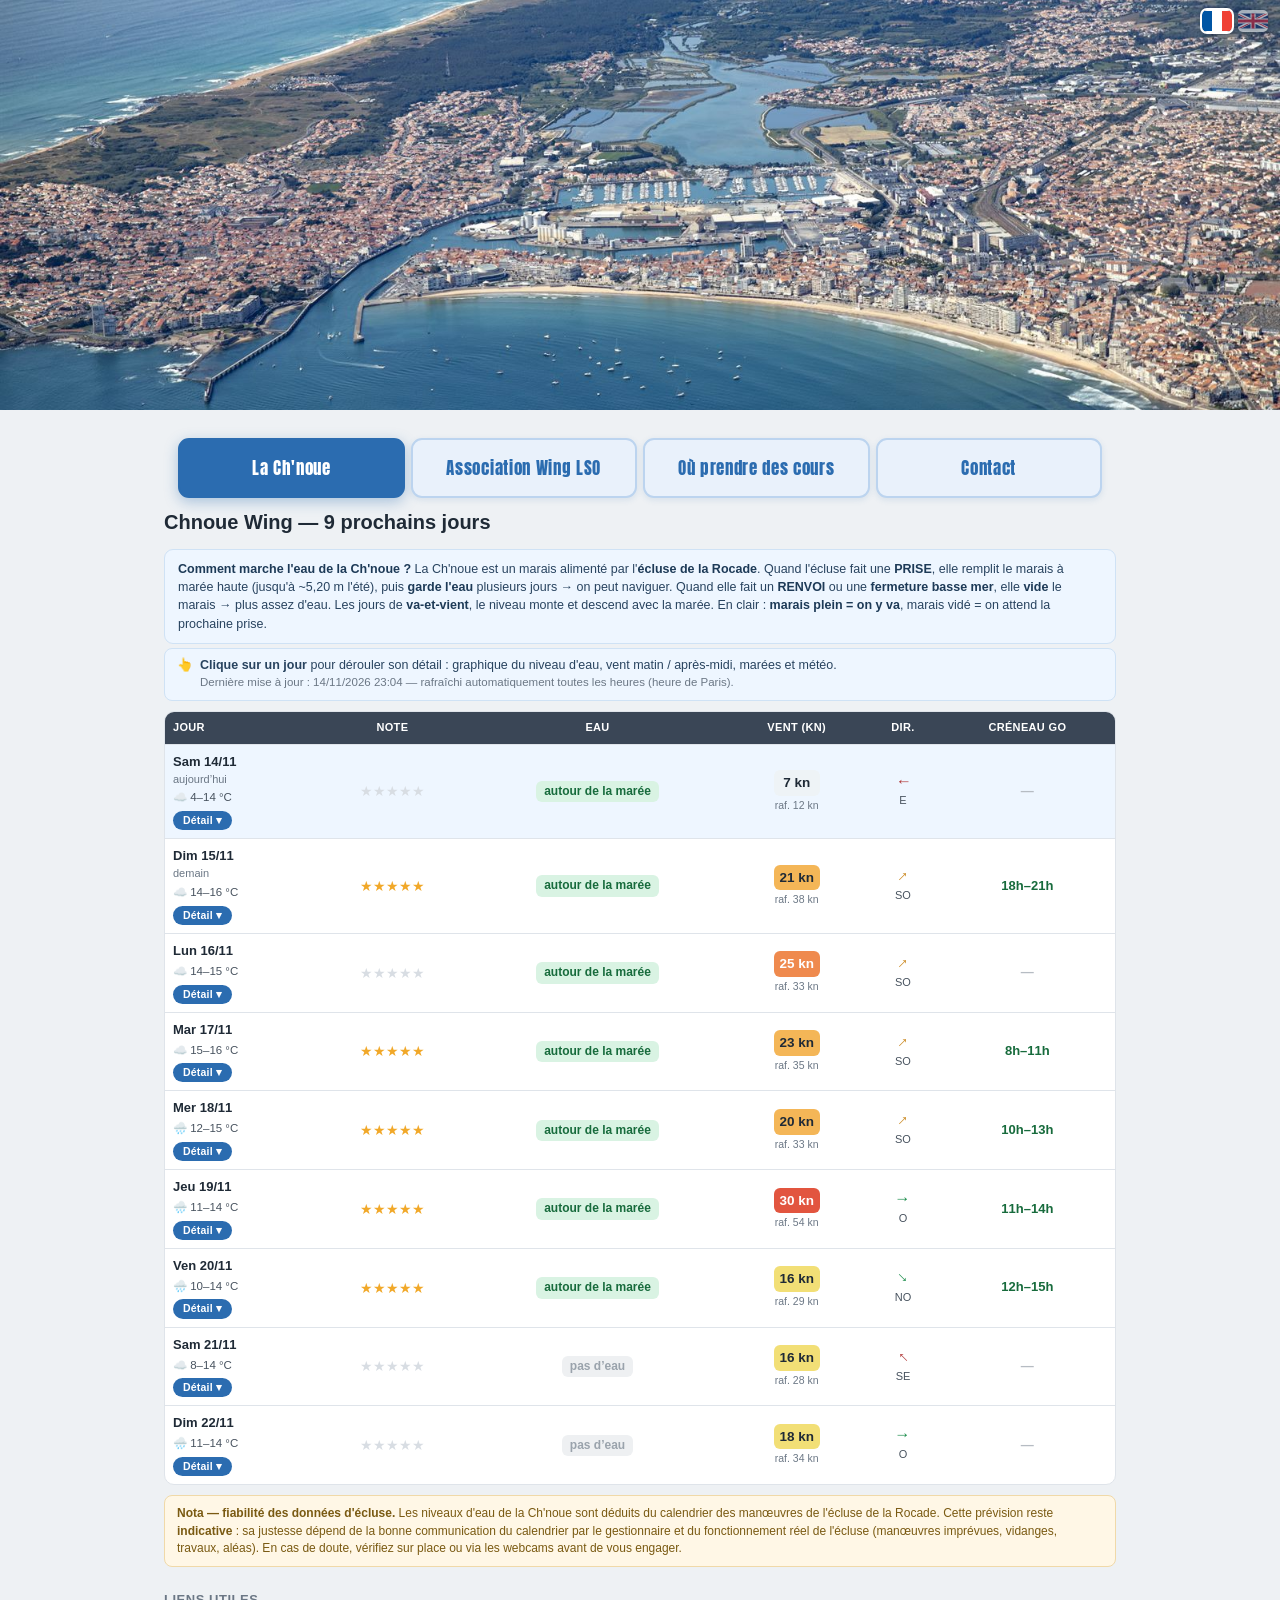
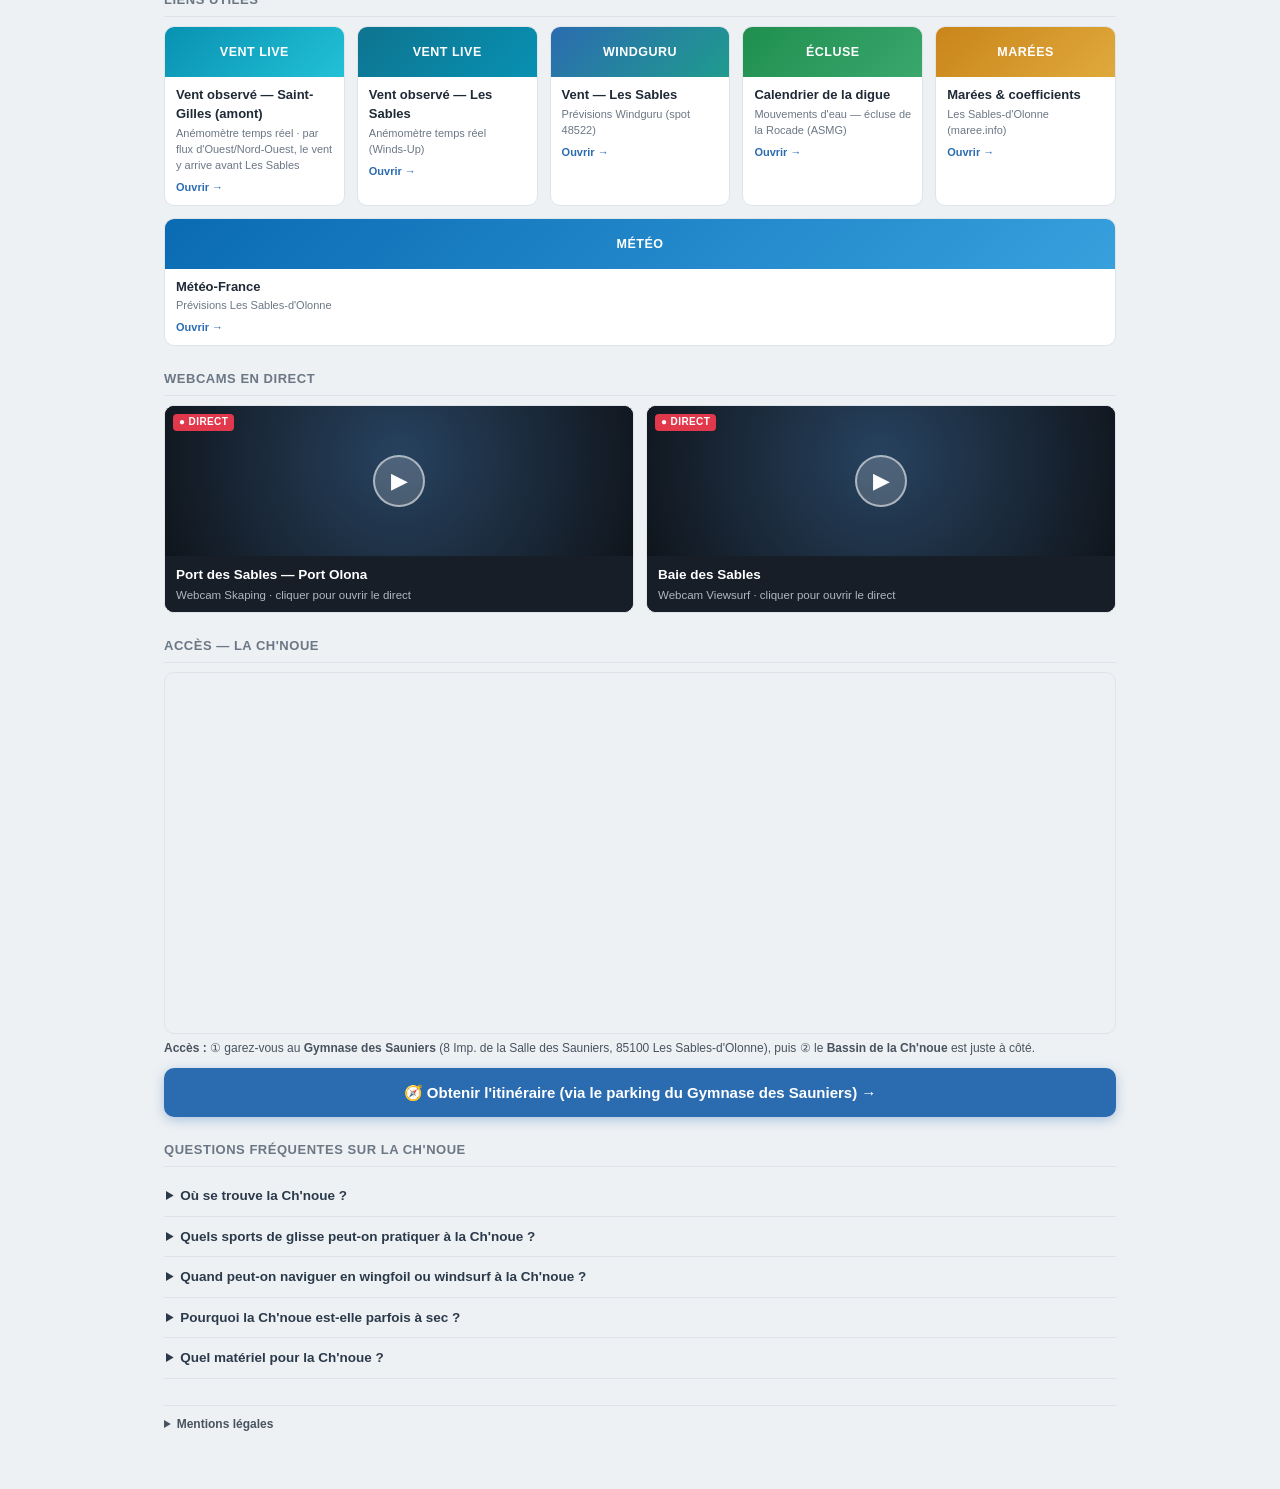
<file: index.html>
<!DOCTYPE html>
<html lang="fr">
<head>
<meta charset="utf-8">
<meta name="viewport" content="width=device-width, initial-scale=1">
<title>La Ch'noue — wingfoil, windsurf &amp; foil aux Sables-d'Olonne | Chnoue Wing</title>
<meta name="description" content="La Ch'noue, le spot de wingfoil, wing surf, windsurf et windfoil du chenal des Sables-d'Olonne. Niveau d'eau (écluses), vent, marées et météo sur 9 jours, avec une note par jour.">
<meta name="keywords" content="wingfoil, wing foil, wing surf, windsurf, wind surf, windfoil, wind foil, foil, surf, kitesurf, paddle, SUP, glisse, sports de glisse, découverte de la glisse, spot de glisse, spot, la Ch'noue, Chnoue, chenal des Sables, marais des Sables, Les Sables-d'Olonne, Vendée, Pays de la Loire, France, océan Atlantique, conditions, vent, niveau d'eau">
<meta name="robots" content="index, follow">
<meta name="theme-color" content="#13202c">
<link rel="icon" type="image/png" href="Gemini_Generated_Image_fo5ekyfo5ekyfo5e.png">
<link rel="apple-touch-icon" href="Gemini_Generated_Image_fo5ekyfo5ekyfo5e.png">
<link rel="preconnect" href="https://fonts.gstatic.com" crossorigin>
<link href="https://fonts.googleapis.com/css2?family=Anton&display=swap" rel="stylesheet">
<link rel="canonical" href="https://lachnoue.fr/">
<link rel="alternate" hreflang="fr" href="https://lachnoue.fr/">
<link rel="alternate" hreflang="en" href="https://lachnoue.fr/en/">
<link rel="alternate" hreflang="x-default" href="https://lachnoue.fr/">
<meta property="og:type" content="website">
<meta property="og:locale" content="fr_FR">
<meta property="og:url" content="https://lachnoue.fr/">
<meta property="og:title" content="Chnoue Wing — conditions wingfoil à la Ch'noue">
<meta property="og:description" content="Niveau d'eau, vent, marées et météo sur 9 jours pour le wingfoil à la Ch'noue (Les Sables-d'Olonne).">
<meta property="og:image" content="https://lachnoue.fr/banniere.jpg">
<meta name="twitter:card" content="summary_large_image">
<meta name="twitter:title" content="Chnoue Wing — conditions wingfoil à la Ch'noue">
<meta name="twitter:description" content="Niveau d'eau, vent, marées et météo sur 9 jours pour le wingfoil à la Ch'noue (Les Sables-d'Olonne).">
<meta name="twitter:image" content="https://lachnoue.fr/banniere.jpg">
<script type="application/ld+json">{"@context":"https://schema.org","@graph":[{"@type":"WebSite","@id":"https://lachnoue.fr/#website","name":"Chnoue Wing","url":"https://lachnoue.fr/","inLanguage":"fr-FR","description":"Conditions de wingfoil, wing surf, windsurf et windfoil à la Ch'noue, aux Sables-d'Olonne : niveau d'eau (écluses), vent, marées et météo sur 9 jours, avec une note par jour."},{"@type":["SportsActivityLocation","TouristAttraction"],"name":"La Ch'noue — spot de wingfoil & windsurf (Les Sables-d'Olonne)","url":"https://lachnoue.fr/","description":"Plan d'eau plat du chenal / marais des Sables-d'Olonne, idéal pour le wingfoil, le wing surf, le windsurf et le windfoil. Niveau d'eau, vent, marées et météo mis à jour chaque jour.","keywords":"wingfoil, wing surf, windsurf, windfoil, foil, surf, chenal des Sables, la Ch'noue, Les Sables-d'Olonne, Vendée","sport":["Wingfoil","Windsurf","Windfoil"],"address":{"@type":"PostalAddress","addressLocality":"Les Sables-d'Olonne","postalCode":"85100","addressRegion":"Vendée","addressCountry":"FR"},"geo":{"@type":"GeoCoordinates","latitude":46.498,"longitude":-1.793}}]}</script>
<style>
  :root{--bg:#eef1f4;--card:#fff;--ink:#1f2a36;--muted:#6b7785;--line:#dfe4ea;--go:#1f8f4e;--no:#b23b3b;--star:#f1a829;--water:#2b6cb0}
  *{box-sizing:border-box}
  body{margin:0;background:var(--bg);color:var(--ink);font:14px/1.45 -apple-system,BlinkMacSystemFont,"Segoe UI",Roboto,Helvetica,Arial,sans-serif}
  .banner{position:relative;width:100%;height:clamp(200px,32vw,430px);overflow:hidden;line-height:0}
  .banner img{width:100%;height:100%;object-fit:cover;object-position:center 55%;display:block}
  .lang{position:absolute;top:10px;right:12px;z-index:5;display:flex;gap:6px}
  .lang a{display:inline-flex;width:30px;height:22px;border-radius:5px;overflow:hidden;box-shadow:0 1px 5px rgba(0,0,0,.4);opacity:.55;transition:opacity .1s,transform .08s;background:#fff}
  .lang a:hover{opacity:1;transform:translateY(-1px)}
  .lang a.on{opacity:1;outline:2px solid #fff;outline-offset:0}
  .lang svg{display:block;width:100%;height:100%}
  .tabs{display:flex;gap:6px;max-width:980px;margin:0 auto;padding:12px 14px 0;flex-wrap:wrap}
  .tab{flex:1;min-width:150px;text-align:center;text-decoration:none;font-family:'Anton',sans-serif;letter-spacing:.04em;font-size:17px;font-weight:400;color:var(--water);background:#e9f1fb;border:2px solid #bcd4ef;border-radius:11px;padding:16px 14px;box-shadow:0 2px 6px rgba(43,108,176,.12);transition:transform .08s,box-shadow .1s,background .1s,color .1s}
  .tab:hover{transform:translateY(-2px);box-shadow:0 6px 16px rgba(43,108,176,.22);background:#dbe9f8;color:#1d5a97}
  .tab.active{background:var(--water);color:#fff;border-color:var(--water);box-shadow:0 4px 14px rgba(43,108,176,.35)}
  .tab .ext{font-size:11px;opacity:.75}
  .wrap{max-width:980px;margin:0 auto;padding:16px 14px 56px}
  h1{margin:10px 0 2px;font-size:20px}
  .sub{color:var(--muted);font-size:12.5px}
  .upd{font-size:11.5px;color:var(--muted);margin-top:4px}
  .explain{background:#eef6ff;border:1px solid #cfe2f5;border-radius:9px;padding:10px 13px;margin:12px 0 4px;font-size:12.5px;color:#28435f}
  .explain b{color:#1d3a57}
  .scale{display:flex;flex-wrap:wrap;border-radius:6px;overflow:hidden;border:1px solid var(--line);width:max-content;max-width:100%;margin:12px 0 2px}
  .scale .s{padding:4px 9px;font-size:11px;font-weight:700}
  .scaleu{font-size:11px;color:var(--muted);margin-bottom:4px}
  .w0{background:#eef3f6;color:#41576b}.w1{background:#cdebd6;color:#1f5135}.w2{background:#83d483;color:#123c1c}.w3{background:#f2df76;color:#5a4a00}.w4{background:#f4b657;color:#5a3800}.w5{background:#ef8a4e;color:#fff}.w6{background:#e2553f;color:#fff}.w7{background:#a4508b;color:#fff}
  h2{font-size:13px;text-transform:uppercase;letter-spacing:.04em;color:var(--muted);margin:24px 0 9px;border-bottom:1px solid var(--line);padding-bottom:6px}
  table{border-collapse:separate;border-spacing:0;width:100%;background:var(--card);border:1px solid var(--line);border-radius:10px;overflow:hidden}
  thead th{background:#3a4656;color:#fff;font-size:11px;text-transform:uppercase;letter-spacing:.03em;padding:8px;text-align:center;font-weight:600}
  tbody td{padding:8px;text-align:center;border-top:1px solid var(--line);font-size:13px;vertical-align:middle}
  tr.day{cursor:pointer}
  tr.day:hover td{background:#f3f8ff}
  tr.day.today td{background:#eef6ff}
  tr.day.open td{background:#e8f1fb}
  .jour{font-weight:700;text-align:left;white-space:nowrap}
  .jour small{display:block;color:var(--muted);font-weight:400;font-size:11px}
  .jour .wx{display:block;font-weight:400;font-size:11.5px;color:#48535f;margin-top:2px}
  .chev{display:inline-block;margin-top:5px;font-size:10.5px;font-weight:800;color:#fff;background:var(--water);border-radius:20px;padding:2px 10px;letter-spacing:.02em;white-space:nowrap}
  tr.day:hover .chev{background:#1d5a97}
  tr.day.open .chev{background:#5b6470}
  .hint{background:#eef6ff;border:1px solid #cfe2f5;color:#28435f;border-radius:8px;padding:8px 12px;font-size:12.5px;margin:0 0 10px;display:flex;align-items:flex-start;gap:7px;line-height:1.4}
  .stars{color:var(--star);font-size:14px;white-space:nowrap}.stars .o{color:#d8dde3}
  .windcell{display:inline-block;min-width:46px;border-radius:6px;padding:3px 4px;font-weight:800;font-size:13.5px}
  .gust{display:block;font-size:10.5px;color:var(--muted);font-weight:400;margin-top:2px}
  .arrow{display:inline-block;font-size:16px;line-height:1}
  .d-good{color:#1f8f4e}.d-mid{color:#c9851a}.d-bad{color:#b23b3b}
  .sect{font-size:11px;color:#48535f;display:block;margin-top:1px}
  .eau{display:inline-block;border-radius:6px;padding:2px 8px;font-size:12px;font-weight:600}
  .eau-y{background:#d9f3e3;color:#176b3c}.eau-n{background:#eef0f2;color:#9aa3ac}
  .go{font-weight:800}.go-y{color:#176b3c}.go-n{color:#b6bcc3}
  tr.det td{padding:0;background:#fbfcfe;border-top:0}
  .detin{padding:10px 12px 14px}
  .ampm{display:flex;flex-wrap:wrap;gap:8px;margin-bottom:8px}
  .seg{flex:1;min-width:240px;border:1px solid var(--line);border-radius:8px;padding:7px 10px;background:#fff;font-size:12px}
  .seg b{display:block;font-size:11px;text-transform:uppercase;letter-spacing:.03em;color:var(--muted);margin-bottom:3px}
  .seg .li{margin:1px 0}
  .badge{display:inline-block;border-radius:4px;padding:0 6px;color:#fff;font-weight:700;font-size:10.5px}
  .b-prise{background:#1f8f4e}.b-renvoi{background:#c9851a}.b-vav{background:#5b6470}.b-rien{background:#9aa3ac}
  svg{width:100%;height:auto;display:block}
  .nota{background:#fff7e6;border:1px solid #f0d9a8;color:#7a5a12;border-radius:8px;padding:9px 12px;font-size:12px;margin-top:10px}
  .ad{margin:18px 0;min-height:104px;border:1px dashed #c4ccd4;border-radius:10px;display:flex;flex-direction:column;align-items:center;justify-content:center;gap:2px;color:#9aa3ac;font-size:12px;background:repeating-linear-gradient(45deg,#fafbfc,#fafbfc 10px,#f3f5f7 10px,#f3f5f7 20px)}
  .ad small{font-size:10.5px;color:#b3bcc5}
  .cards{display:flex;gap:12px;flex-wrap:wrap}
  .lcard{flex:1;min-width:175px;text-decoration:none;color:inherit;border:1px solid var(--line);border-radius:10px;overflow:hidden;background:#fff;transition:transform .08s,box-shadow .08s}
  .lcard:hover{transform:translateY(-2px);box-shadow:0 4px 14px rgba(0,0,0,.10)}
  .lcard .hd{height:50px;display:flex;align-items:center;justify-content:center;color:#fff;font-weight:800;letter-spacing:.04em;font-size:12.5px}
  .lcard .bd{padding:9px 11px}
  .lcard .t{font-weight:700;font-size:13px}
  .lcard .s{font-size:11px;color:var(--muted);margin-top:2px}
  .lcard .go2{font-size:11px;color:var(--water);font-weight:700;margin-top:6px}
  .cams{display:flex;gap:12px;flex-wrap:wrap}
  .cam{flex:1;min-width:280px;text-decoration:none;color:inherit;border:1px solid var(--line);border-radius:10px;overflow:hidden;background:#10151c;color:#fff;transition:transform .08s,box-shadow .08s}
  .cam:hover{transform:translateY(-2px);box-shadow:0 4px 14px rgba(0,0,0,.18)}
  .cam .view{height:150px;display:flex;align-items:center;justify-content:center;background:radial-gradient(circle at 50% 35%,#27425f,#10151c);position:relative}
  .cam .play{width:52px;height:52px;border-radius:50%;background:rgba(255,255,255,.18);display:flex;align-items:center;justify-content:center;font-size:22px;border:2px solid rgba(255,255,255,.55)}
  .cam .live{position:absolute;top:8px;left:8px;background:#e2384b;color:#fff;font-size:10px;font-weight:800;border-radius:4px;padding:1px 6px;letter-spacing:.04em}
  .cam .bd{padding:9px 11px;background:#171e27}
  .cam .t{font-weight:700;font-size:13.5px}
  .cam .s{font-size:11.5px;color:#aeb7c2;margin-top:2px}
  .legal{margin-top:26px;font-size:12px;color:var(--muted);border-top:1px solid var(--line);padding-top:10px}
  .legal summary{cursor:pointer;font-weight:700;color:#48535f}
  .legal h4{margin:12px 0 3px;font-size:12.5px;color:#48535f}
  .legal p{margin:3px 0}
  .faq{margin:6px 0}
  .faq details{border-bottom:1px solid var(--line);padding:2px 0}
  .faq summary{cursor:pointer;font-weight:600;color:#2b3a4a;padding:8px 2px;font-size:13.5px}
  .faq p{margin:2px 2px 10px;color:#48535f;font-size:12.5px}
  .cintro{font-size:13px;color:#48535f;margin:0 0 12px}
  .cform{background:#fff;border:1px solid var(--line);border-radius:12px;padding:16px}
  .cform label{display:block;font-size:12px;font-weight:700;color:#48535f;margin:10px 0 4px}
  .cform input,.cform textarea{width:100%;border:1px solid var(--line);border-radius:8px;padding:10px 12px;font:inherit;color:var(--ink);background:#fbfcfe}
  .cform input:focus,.cform textarea:focus{outline:none;border-color:var(--water);box-shadow:0 0 0 3px rgba(43,108,176,.12)}
  .cform textarea{min-height:120px;resize:vertical}
  .csend{display:block;width:100%;margin-top:14px;background:var(--water);color:#fff;font-weight:800;font-size:15px;padding:14px;border:0;border-radius:10px;cursor:pointer;box-shadow:0 3px 12px rgba(43,108,176,.35)}
  .csend:hover{background:#245c96}
  .cnote{font-size:11px;color:var(--muted);margin-top:10px}
  .cok{display:none;background:#d9f3e3;border:1px solid #9ad9b4;color:#176b3c;border-radius:12px;padding:22px;text-align:center;font-size:15px;font-weight:600}
</style>
</head>
<body>
<div class="banner"><img src="banniere.jpg" alt="Vue aérienne des Sables-d'Olonne — le port, la baie et le marais de la Ch'noue" fetchpriority="high"><div class="lang"><a class="on" href="/" hreflang="fr" title="Français" aria-label="Français"><svg viewBox="0 0 3 2"><rect width="3" height="2" fill="#fff"/><rect width="1" height="2" fill="#0055A4"/><rect x="2" width="1" height="2" fill="#EF4135"/></svg></a><a href="/en/" hreflang="en" title="English" aria-label="English"><svg viewBox="0 0 60 30"><clipPath id="ukc"><path d="M30,15 h30 v15 z v15 h-30 z h-30 v-15 z v-15 h30 z"/></clipPath><rect width="60" height="30" fill="#012169"/><path d="M0,0 L60,30 M60,0 L0,30" stroke="#fff" stroke-width="6"/><path d="M0,0 L60,30 M60,0 L0,30" clip-path="url(#ukc)" stroke="#C8102E" stroke-width="4"/><path d="M30,0 v30 M0,15 h60" stroke="#fff" stroke-width="10"/><path d="M30,0 v30 M0,15 h60" stroke="#C8102E" stroke-width="6"/></svg></a></div></div>
<div class="wrap">
  <nav class="tabs" aria-label="Navigation du site">
    <a class="tab active" href="index.html" aria-current="page">La Ch'noue</a>
    <a class="tab" href="association.html">Association Wing LSO</a>
    <a class="tab" href="cours.html">Où prendre des cours</a>
    <a class="tab" href="contact.html">Contact</a>
  </nav>
  <h1>Chnoue Wing — 9 prochains jours</h1>

  <div class="explain">
    <b>Comment marche l'eau de la Ch'noue ?</b> La Ch'noue est un marais alimenté par l'<b>écluse de la Rocade</b>.
    Quand l'écluse fait une <b>PRISE</b>, elle remplit le marais à marée haute (jusqu'à ~5,20 m l'été), puis <b>garde l'eau</b> plusieurs jours → on peut naviguer.
    Quand elle fait un <b>RENVOI</b> ou une <b>fermeture basse mer</b>, elle <b>vide</b> le marais → plus assez d'eau.
    Les jours de <b>va-et-vient</b>, le niveau monte et descend avec la marée. En clair : <b>marais plein = on y va</b>, marais vidé = on attend la prochaine prise.
  </div>

  <div class="hint"><span>👆</span><span><b>Clique sur un jour</b> pour dérouler son détail : graphique du niveau d'eau, vent matin / après-midi, marées et météo.<br><span class="upd" id="upd">Dernière mise à jour : <b>30/06/2026</b> — rafraîchi automatiquement toutes les heures (heure de Paris).</span></span></div>
  <table>
    <thead><tr><th class="jour" style="text-align:left">Jour</th><th>Note</th><th>Eau</th><th>Vent (kn)</th><th>Dir.</th><th>Créneau GO</th></tr></thead>
    <tbody id="tb"></tbody>
  </table>

  <div class="nota"><b>Nota — fiabilité des données d'écluse.</b> Les niveaux d'eau de la Ch'noue sont déduits du calendrier des manœuvres de l'écluse de la Rocade. Cette prévision reste <b>indicative</b> : sa justesse dépend de la bonne communication du calendrier par le gestionnaire et du fonctionnement réel de l'écluse (manœuvres imprévues, vidanges, travaux, aléas). En cas de doute, vérifiez sur place ou via les webcams avant de vous engager.</div>

  <h2>Liens utiles</h2>
  <div class="cards">
    <a class="lcard" href="https://www.winds-up.com/spot-saint-gilles-croix-de-vie-windsurf-kitesurf-133-observations-releves-vent.html" target="_blank" rel="noopener">
      <div class="hd" style="background:linear-gradient(135deg,#0891b2,#22c1d6)">VENT LIVE</div>
      <div class="bd"><div class="t">Vent observé — Saint-Gilles (amont)</div><div class="s">Anémomètre temps réel · par flux d'Ouest/Nord-Ouest, le vent y arrive avant Les Sables</div><div class="go2">Ouvrir →</div></div>
    </a>
    <a class="lcard" href="https://www.winds-up.com/spot-les-sables-dolonnes-windsurf-kitesurf-1658-observations-releves-vent.html" target="_blank" rel="noopener">
      <div class="hd" style="background:linear-gradient(135deg,#0e7490,#0891b2)">VENT LIVE</div>
      <div class="bd"><div class="t">Vent observé — Les Sables</div><div class="s">Anémomètre temps réel (Winds-Up)</div><div class="go2">Ouvrir →</div></div>
    </a>
    <a class="lcard" href="https://www.windguru.cz/48522" target="_blank" rel="noopener">
      <div class="hd" style="background:linear-gradient(135deg,#2b6cb0,#1f9b8e)">WINDGURU</div>
      <div class="bd"><div class="t">Vent — Les Sables</div><div class="s">Prévisions Windguru (spot 48522)</div><div class="go2">Ouvrir →</div></div>
    </a>
    <a class="lcard" href="https://www.asmg85.fr/page-calendrier-rocade/" target="_blank" rel="noopener">
      <div class="hd" style="background:linear-gradient(135deg,#1f8f4e,#3aa76d)">ÉCLUSE</div>
      <div class="bd"><div class="t">Calendrier de la digue</div><div class="s">Mouvements d'eau — écluse de la Rocade (ASMG)</div><div class="go2">Ouvrir →</div></div>
    </a>
    <a class="lcard" href="https://maree.info/125" target="_blank" rel="noopener">
      <div class="hd" style="background:linear-gradient(135deg,#c9851a,#e0a93c)">MARÉES</div>
      <div class="bd"><div class="t">Marées &amp; coefficients</div><div class="s">Les Sables-d'Olonne (maree.info)</div><div class="go2">Ouvrir →</div></div>
    </a>
    <a class="lcard" href="https://meteofrance.com/previsions-meteo-france/les-sables-d-olonne/85100" target="_blank" rel="noopener">
      <div class="hd" style="background:linear-gradient(135deg,#0a6bb3,#37a0dd)">MÉTÉO</div>
      <div class="bd"><div class="t">Météo-France</div><div class="s">Prévisions Les Sables-d'Olonne</div><div class="go2">Ouvrir →</div></div>
    </a>
  </div>

  <h2>Webcams en direct</h2>
  <div class="cams">
    <a class="cam" href="https://www.skaping.com/sables-d-olonne/port-olona/panoramique" target="_blank" rel="noopener">
      <div class="view"><span class="live">● DIRECT</span><span class="play">▶</span></div>
      <div class="bd"><div class="t">Port des Sables — Port Olona</div><div class="s">Webcam Skaping · cliquer pour ouvrir le direct</div></div>
    </a>
    <a class="cam" href="https://viewsurf.com/univers/surf/vue/4511-france-pays-de-la-loire-les-sables-dolonne-baie-des-sables" target="_blank" rel="noopener">
      <div class="view"><span class="live">● DIRECT</span><span class="play">▶</span></div>
      <div class="bd"><div class="t">Baie des Sables</div><div class="s">Webcam Viewsurf · cliquer pour ouvrir le direct</div></div>
    </a>
  </div>

  <h2>Accès — La Ch'noue</h2>
  <div style="border:1px solid var(--line);border-radius:10px;overflow:hidden">
    <iframe title="Carte Google Maps — accès à la Ch'noue par le Gymnase des Sauniers" src="https://www.google.com/maps?q=Gymnase+des+Sauniers,+8+Impasse+de+la+Salle+des+Sauniers,+85100+Les+Sables-d%27Olonne&amp;z=16&amp;output=embed" style="width:100%;height:360px;border:0;display:block" loading="lazy" referrerpolicy="no-referrer-when-downgrade" allowfullscreen></iframe>
  </div>
  <div style="font-size:12px;color:#48535f;margin-top:6px"><b>Accès :</b> ① garez-vous au <b>Gymnase des Sauniers</b> (8 Imp. de la Salle des Sauniers, 85100 Les Sables-d'Olonne), puis ② le <b>Bassin de la Ch'noue</b> est juste à côté.<a href="https://www.google.com/maps/dir/?api=1&amp;destination=Bassin+de+la+Chnoue,+85100+Les+Sables-d%27Olonne&amp;waypoints=46.50528,-1.80045%7CGymnase+des+Sauniers,+8+Impasse+de+la+Salle+des+Sauniers,+85100+Les+Sables-d%27Olonne" target="_blank" rel="noopener" style="display:block;text-align:center;background:var(--water);color:#fff;font-weight:800;font-size:15px;padding:14px 16px;border-radius:10px;text-decoration:none;margin-top:10px;box-shadow:0 3px 12px rgba(43,108,176,.35)">🧭 Obtenir l'itinéraire (via le parking du Gymnase des Sauniers) →</a></div>

  <h2>Questions fréquentes sur la Ch'noue</h2>
  <div class="faq">
    <details><summary>Où se trouve la Ch'noue ?</summary><p>La Ch'noue (ou chenal des Sables) est un chenal du marais salé des Sables-d'Olonne, en Vendée : un plan d'eau plat idéal pour le wingfoil, le wing surf, le windsurf (planche à voile) et le windfoil, et parfait pour l'apprentissage. On y accède côté route de l'Aubraie / base nautique des Salines, via le parking du Gymnase des Sauniers.</p></details>
    <details><summary>Quels sports de glisse peut-on pratiquer à la Ch'noue ?</summary><p>Le plan d'eau plat de la Ch'noue se prête au <b>wingfoil</b> (wing foil), au <b>wing surf</b>, au <b>windsurf</b> et au <b>windfoil</b>. Pour le <b>surf</b> dans les vagues, c'est plutôt côté océan, sur les plages des Sables-d'Olonne (Tanchet, la Grande Plage, l'Aubraie).</p></details>
    <details><summary>Quand peut-on naviguer en wingfoil ou windsurf à la Ch'noue ?</summary><p>Quand le marais est plein (écluse de la Rocade en PRISE ou eau retenue) <b>et</b> qu'il y a du vent : dès ~10-12 nœuds en grande aile, ~15 nœuds en petite aile ou en windsurf. Ce site calcule ces créneaux « GO » sur 9 jours à partir du vent, des marées et du calendrier de l'écluse.</p></details>
    <details><summary>Pourquoi la Ch'noue est-elle parfois à sec ?</summary><p>Le niveau dépend des écluses du marais (surtout l'écluse de la Rocade) : elles remplissent le marais (PRISE) puis le gardent plusieurs jours, ou le vident (RENVOI / fermeture basse mer). Marais vidé = plus assez d'eau pour foiler jusqu'à la prochaine prise.</p></details>
    <details><summary>Quel matériel pour la Ch'noue ?</summary><p>Un mât de foil d'environ 80 cm passe quand le marais est plein ; le windsurf et le wing surf se pratiquent aussi sur ce plan d'eau plat. Les secteurs de vent les plus favorables sont Ouest, Nord-Ouest et Nord.</p></details>
  </div>
  <script type="application/ld+json">{"@context":"https://schema.org","@type":"FAQPage","mainEntity":[{"@type":"Question","name":"Où se trouve la Ch'noue ?","acceptedAnswer":{"@type":"Answer","text":"La Ch'noue (chenal des Sables) est un chenal du marais salé des Sables-d'Olonne, en Vendée : un plan d'eau plat idéal pour le wingfoil, le wing surf, le windsurf et le windfoil."}},{"@type":"Question","name":"Quels sports de glisse peut-on pratiquer à la Ch'noue ?","acceptedAnswer":{"@type":"Answer","text":"Wingfoil, wing surf, windsurf et windfoil sur le plan d'eau plat. Pour le surf dans les vagues, c'est côté océan, sur les plages des Sables-d'Olonne."}},{"@type":"Question","name":"Quand peut-on naviguer en wingfoil ou windsurf à la Ch'noue ?","acceptedAnswer":{"@type":"Answer","text":"Quand le marais est plein et qu'il y a du vent : dès environ 10-12 nœuds en grande aile, 15 nœuds en petite aile ou en windsurf."}}]}</script>

  <details class="legal">
    <summary>Mentions légales</summary>
    <h4>Éditeur</h4><p>Site personnel et non commercial, édité par un particulier à titre d'information sur les conditions de navigation à la Ch'noue. Conformément à l'article 6-III-2 de la LCEN, l'identité de l'éditeur est tenue à la disposition de l'autorité compétente auprès de l'hébergeur.</p>
    <h4>Hébergeur</h4><p>Site hébergé par GitHub Pages — GitHub, Inc., 88 Colin P. Kelly Jr. Street, San Francisco, CA 94107, États-Unis.</p>
    <h4>Sources des données</h4><p>Vent et météo : <b>Open-Meteo</b> (open-meteo.com), données sous licence <b>CC BY 4.0</b> — modèles GFS, ICON et AROME/ARPEGE (Météo-France) ; « Weather data by Open-Meteo.com ». Marées et coefficients : <b>© SHOM</b> (Service Hydrographique et Océanographique de la Marine). Manœuvres de l'écluse de la Rocade : calendrier ASMG / Communauté d'Agglomération des Sables d'Olonne.</p>
    <h4>Liens externes</h4><p>Les liens vers Météo-France (dont la vigilance officielle), Windguru, Winds-Up, maree.info, Skaping et Viewsurf sont fournis comme simples références ; ils n'impliquent aucun partenariat ni affiliation, et ces sites demeurent responsables de leur propre contenu.</p>
    <h4>Données personnelles &amp; cookies (RGPD)</h4><p>Le site est purement informatif et ne crée pas de compte. Si vous utilisez le <b>formulaire de contact</b>, les informations saisies (nom, e-mail, message) sont transmises via le prestataire <b>Formspree</b> à l'éditeur, dans le seul but de répondre à votre demande ; elles ne sont ni revendues ni utilisées à des fins de prospection, et vous pouvez en demander la suppression (via ce même formulaire). La fréquentation est mesurée de façon anonyme avec <b>GoatCounter</b>, un outil de statistiques <b>sans cookie</b> qui n'enregistre aucune donnée personnelle ni identifiant individuel (pas de publicité, pas de suivi entre sites). Seule la carte Google Maps intégrée, fournie par Google, est susceptible de déposer ses propres cookies lorsqu'elle s'affiche (politique de confidentialité de Google applicable).</p>
    <h4>Responsabilité</h4><p>Les informations (niveau d'eau, vent, météo, créneaux, note en étoiles) sont fournies à titre purement indicatif, sans garantie d'exactitude ni d'actualité, et ne sauraient engager la responsabilité de l'éditeur. Les prévisions proviennent de modèles numériques ; le niveau d'eau de la Ch'noue est une estimation dépendant du fonctionnement réel de l'écluse. La pratique du wingfoil se fait sous l'entière responsabilité de chaque pratiquant, qui doit vérifier les conditions réelles sur place.</p>
    <h4>Propriété intellectuelle</h4><p>Les marques, logos et données cités appartiennent à leurs titulaires respectifs. Photographie d'en-tête : vue aérienne des Sables-d'Olonne, image sous licence (banque d'images).</p>
  </details>
</div>

<script>
const HS=[7,8,9,10,11,12,13,14,15,16,17,18,19,20,21], FILL=5.2;
const SECT=['N','NE','E','SE','S','SO','O','NO'];
const sectOf=d=>SECT[Math.round(((d%360)+360)%360/45)%8];
const favOf=s=>(s==='O'||s==='NO'||s==='N')?'good':s==='SO'?'mid':'bad';
const favCls=f=>f==='good'?'d-good':f==='mid'?'d-mid':'d-bad';
const avgDir=ds=>{let x=0,y=0;ds.forEach(d=>{x+=Math.cos(d*Math.PI/180);y+=Math.sin(d*Math.PI/180)});return (Math.atan2(y,x)*180/Math.PI+360)%360;};
const mean=a=>a.reduce((s,v)=>s+v,0)/a.length;
const wc=k=>k<8?'#eef3f6':k<12?'#cdebd6':k<16?'#83d483':k<20?'#f2df76':k<25?'#f4b657':k<30?'#ef8a4e':k<40?'#e2553f':'#a4508b';
const wtc=k=>k<25?'#1f2a36':'#fff';
const stars=n=>{let s='';for(let i=0;i<5;i++)s+=i<n?'★':'<span class="o">★</span>';return s;};
const sectDeg=s=>({N:0,NE:45,E:90,SE:135,S:180,SO:225,O:270,NO:315})[s];
function ecl(state){const t=(state||'').toLowerCase();
  if(t.includes('prise'))return ['PRISE','b-prise','remplissage'];
  if(t.includes('renvoi'))return ['RENVOI','b-renvoi','vidange (renouvellement)'];
  if(t.includes('va'))return ['VA-ET-VIENT','b-vav','le niveau suit la marée'];
  if(t.includes('basse')||t.includes('fbm'))return ['FERMETURE BM','b-renvoi','marais vidé'];
  return ['FERMÉE','b-rien','niveau maintenu (plein)'];}
function eclHTML(state){const e=ecl(state);return '<span class="badge '+e[1]+'">'+e[0]+'</span> '+e[2];}
function wx(c){c=(c||'').toLowerCase();if(/ensoleill/.test(c))return '☀️';if(/clair/.test(c))return '🌤️';if(/peu nuageux/.test(c))return '⛅';if(/voil/.test(c))return '🌥️';if(/couvert|nuageux/.test(c))return '☁️';if(/averse|pluie|bruine/.test(c))return '🌧️';if(/orage/.test(c))return '⛈️';if(/brum|brouill/.test(c))return '🌫️';if(/neige/.test(c))return '🌨️';return '🌤️';}

// DONNÉES RÉELLES — instantané 30/06/2026.
// Vent : Windguru GFS (spot 48522) [heure, kn, rafale kn, direction °]. Météo : Météo-France. Marées/coeff : SHOM (maree.info ; 07-08/07 estimés ~). Écluse : calendrier Rocade (PDF) + sémantique officielle (Agglo des Sables).
let days=[
 {d:'Mar 30/06',today:1,wxc:'Peu nuageux',tmin:15,tmax:25,eclM:'PRISE',eclS:'PRISE',coM:'67',coS:'69',pmM:'05:51',pmS:'18:00',water:'plein',tideHigh:18,wind:[[14,13,19,298],[16,16,24,303],[18,17,26,307],[20,17,26,308]],partial:1},
 {d:'Mer 01/07',wxc:'Eclaircies',tmin:17,tmax:24,eclM:'PRISE',eclS:'PRISE',coM:'70',coS:'71',pmM:'06:23',pmS:'18:35',water:'plein',tideHigh:18,wind:[[7,6,10,357],[9,6,10,358],[11,9,13,315],[13,12,18,300],[15,15,21,298],[17,16,23,298],[19,16,25,307],[21,14,23,316]]},
 {d:'Jeu 02/07',wxc:'Ensoleillé',tmin:16,tmax:25,eclM:'PRISE',eclS:'RENVOI',coM:'71',coS:'72',pmM:'06:54',pmS:'19:09',water:'renvoiSoir',tideHigh:19,wind:[[7,6,9,7],[9,5,9,4],[11,8,13,304],[13,12,18,300],[15,13,20,301],[17,14,22,302],[19,15,22,306],[21,14,22,313]]},
 {d:'Ven 03/07',wxc:'Ensoleillé',tmin:16,tmax:30,eclM:'PRISE',eclS:'PRISE',coM:'72',coS:'71',pmM:'07:25',pmS:'19:45',water:'plein',tideHigh:19,wind:[[7,8,12,26],[9,8,11,23],[11,5,8,3],[13,8,11,303],[15,11,15,295],[17,13,18,297],[19,13,19,303],[21,12,17,321]]},
 {d:'Sam 04/07',wxc:'Ensoleillé',tmin:18,tmax:30,eclM:'aucune (retenu plein)',eclS:'PRISE',coM:'70',coS:'69',pmM:'07:59',pmS:'20:23',water:'plein',tideHigh:20,wind:[[7,8,12,51],[9,7,11,53],[11,4,7,66],[13,6,8,281],[15,8,11,285],[17,10,15,292],[19,10,17,314],[21,9,14,345]]},
 {d:'Dim 05/07',wxc:'Ensoleillé',tmin:18,tmax:32,eclM:'aucune (retenu plein)',eclS:'aucune (retenu plein)',coM:'68',coS:'66',pmM:'08:36',pmS:'21:05',water:'plein',tideHigh:21,wind:[[7,9,19,43],[9,8,14,50],[11,7,10,58],[13,5,8,9],[15,8,11,304],[17,11,15,306],[19,11,16,319]]},
 {d:'Lun 06/07',wxc:'Ensoleillé',tmin:22,tmax:33,eclM:'aucune (retenu plein)',eclS:'aucune (retenu plein)',coM:'64',coS:'61',pmM:'09:20',pmS:'21:53',water:'plein',tideHigh:21,wind:[[8,9,14,73],[11,7,10,87],[14,3,6,239],[17,7,10,291],[20,7,11,340]]},
 {d:'Mar 07/07',wxc:'Ensoleillé',tmin:23,tmax:32,eclM:'aucune (retenu plein)',eclS:'aucune (retenu plein)',coM:'~60',coS:'~57',pmM:'~10:08',pmS:'~22:45',water:'plein',tideHigh:10,wind:[[8,10,15,39],[11,8,11,40],[14,7,9,276],[17,11,13,300],[20,12,15,312]]},
 {d:'Mer 08/07',wxc:'Ensoleillé',tmin:22,tmax:32,eclM:'aucune (retenu plein)',eclS:'aucune (retenu plein)',coM:'~56',coS:'~53',pmM:'~11:00',pmS:'~23:40',water:'plein',tideHigh:11,wind:[[8,10,13,66],[11,7,10,78],[14,8,9,305],[17,13,15,308],[20,14,18,323]]},
];

function present(h,d){if(d.water==='plein')return true;if(d.water==='renvoiSoir')return h<=21;if(d.water==='vav')return Math.abs(h-d.tideHigh)<=2;return false;}
function cote(h,d){if(d.water==='plein')return FILL;if(d.water==='renvoiSoir')return h<=20?FILL:Math.max(2.6,FILL-0.85*(h-20));if(d.water==='vav')return Math.max(0.8,FILL-0.55*Math.abs(h-d.tideHigh));return 1;}
function windSumm(d,morning){const sl=d.wind.filter(w=>morning?w[0]<=12:(w[0]>=13&&w[0]<=21));if(!sl.length)return null;return {s:sectOf(avgDir(sl.map(w=>w[3]))),f:Math.round(mean(sl.map(w=>w[1])))};}
function goGroups(hs){hs=hs.slice().sort(function(a,b){return a-b;});var g=[],cur=[];for(var i=0;i<hs.length;i++){if(!cur.length||hs[i]-cur[cur.length-1]<=2)cur.push(hs[i]);else{g.push(cur);cur=[hs[i]];}}if(cur.length)g.push(cur);return g;}
function goText(hs){return goGroups(hs).map(function(g){return g.length>1?g[0]+'h–'+g[g.length-1]+'h':g[0]+'h';}).join(', ');}

function daySVG(d){
  const W=660,H=296,xL=88,xR=636,top=14,bot=158,px=(xR-xL)/14;
  const X=h=>xL+(h-7)*px, maxM=6, Y=L=>bot-(L/maxM)*(bot-top);
  const icon=wx(d.wxc);
  let s='<svg viewBox="0 0 '+W+' '+H+'">';
  const goH=d.wind.filter(w=>w[0]>=7&&w[0]<=21&&present(w[0],d)&&w[1]>=10).map(w=>w[0]);
  goGroups(goH).forEach(function(g){const a=X(g[0])-px,b=X(g[g.length-1])+px;
    s+='<rect x="'+a.toFixed(1)+'" y="'+top+'" width="'+(b-a).toFixed(1)+'" height="'+(bot-top)+'" fill="rgba(31,143,78,.15)"/><text x="'+((a+b)/2).toFixed(1)+'" y="'+(top+12)+'" text-anchor="middle" font-size="10" font-weight="700" fill="#1f8f4e">GO</text>';});
  for(let m=0;m<=6;m+=2){const y=Y(m);s+='<line x1="'+xL+'" y1="'+y.toFixed(1)+'" x2="'+xR+'" y2="'+y.toFixed(1)+'" stroke="#e7ebf0"/><text x="'+(xL-6)+'" y="'+(y+3).toFixed(1)+'" text-anchor="end" font-size="10" fill="#9aa3ac">'+m+' m</text>';}
  const yF=Y(FILL);
  s+='<line x1="'+xL+'" y1="'+yF.toFixed(1)+'" x2="'+xR+'" y2="'+yF.toFixed(1)+'" stroke="#8a4b00" stroke-width="1.2" stroke-dasharray="5 4"/><text x="'+xR+'" y="'+(yF-4).toFixed(1)+'" text-anchor="end" font-size="9.5" fill="#8a4b00">cote de remplissage été ~5,20 m</text>';
  const tm=d.tideHigh;
  s+='<line x1="'+X(tm).toFixed(1)+'" y1="'+top+'" x2="'+X(tm).toFixed(1)+'" y2="'+bot+'" stroke="#c9851a" stroke-width="1.1" stroke-dasharray="3 3"/><text x="'+(X(tm)+3).toFixed(1)+'" y="'+(top+22)+'" font-size="9.5" fill="#c9851a">marée haute</text>';
  let pts=HS.map(h=>X(h).toFixed(1)+','+Y(cote(h,d)).toFixed(1)).join(' ');
  s+='<polyline points="'+pts+'" fill="none" stroke="#2b6cb0" stroke-width="2.6" stroke-linejoin="round"/>';
  s+='<line x1="'+xL+'" y1="'+bot+'" x2="'+xR+'" y2="'+bot+'" stroke="#cfd6dd"/>';
  [7,9,11,13,15,17,19,21].forEach(h=>{s+='<text x="'+X(h).toFixed(1)+'" y="'+(bot+13)+'" text-anchor="middle" font-size="10" fill="#6b7785">'+h+'h</text>';});
  s+='<text x="'+xL+'" y="'+(top-2)+'" font-size="9.5" fill="#9aa3ac">cote du marais (m)</text>';
  const yw=186;
  s+='<text x="2" y="'+(yw+4)+'" font-size="9" fill="#9aa3ac">ciel</text>';
  const skyByH={}; d.wind.forEach(w=>{ if(w[5]) skyByH[w[0]]=w[5]; });
  [7,9,11,13,15,17,19,21].forEach(h=>{s+='<text x="'+X(h).toFixed(1)+'" y="'+(yw+5)+'" text-anchor="middle" font-size="13">'+wx(skyByH[h]||d.wxc)+'</text>';});
  s+='<text x="2" y="'+(yw+20)+'" font-size="9" fill="#9aa3ac">temp. (°C)</text>';
  const tByH={}; d.wind.forEach(w=>{ if(w[4]!=null) tByH[w[0]]=w[4]; });
  if(Object.keys(tByH).length){ [7,9,11,13,15,17,19,21].forEach(h=>{ if(tByH[h]!=null) s+='<text x="'+X(h).toFixed(1)+'" y="'+(yw+20)+'" text-anchor="middle" font-size="10" font-weight="700" fill="#48535f">'+tByH[h]+'°</text>'; }); }
  else s+='<text x="'+((xL+xR)/2).toFixed(1)+'" y="'+(yw+20)+'" text-anchor="middle" font-size="11" font-weight="700" fill="#48535f">'+d.tmin+'–'+d.tmax+' °C</text>';
  const yc=218,hc=19,yr=251;
  s+='<text x="2" y="'+(yc+13)+'" font-size="9" fill="#9aa3ac">vent (kn)</text>';
  s+='<text x="2" y="'+(yr+13)+'" font-size="9" fill="#9aa3ac">raf. (kn)</text>';
  d.wind.filter(w=>w[0]>=7&&w[0]<=21).forEach(w=>{const k=w[1],g=w[2],cx=X(w[0]),ad=((w[3]||0)+180)%360,f=favOf(sectOf(w[3]||0));const col=f==='good'?'#1f8f4e':f==='mid'?'#c9851a':'#b23b3b';
    s+='<rect x="'+(cx-px*0.9).toFixed(1)+'" y="'+yc+'" width="'+(px*1.8).toFixed(1)+'" height="'+hc+'" rx="3" fill="'+wc(k)+'"/>';
    s+='<text x="'+cx.toFixed(1)+'" y="'+(yc+13.5)+'" text-anchor="middle" font-size="11" font-weight="800" fill="'+wtc(k)+'">'+k+'</text>';
    s+='<text x="'+cx.toFixed(1)+'" y="'+(yc+hc+8)+'" text-anchor="middle" font-size="12" fill="'+col+'" transform="rotate('+ad+' '+cx.toFixed(1)+' '+(yc+hc+4)+')">↑</text>';
    s+='<rect x="'+(cx-px*0.9).toFixed(1)+'" y="'+yr+'" width="'+(px*1.8).toFixed(1)+'" height="'+hc+'" rx="3" fill="'+wc(g)+'"/>';
    s+='<text x="'+cx.toFixed(1)+'" y="'+(yr+13.5)+'" text-anchor="middle" font-size="11" font-weight="800" fill="'+wtc(g)+'">'+g+'</text>';});
  if(d.partial)s+='<text x="'+((xL+xR)/2).toFixed(1)+'" y="'+(yr+hc+13)+'" text-anchor="middle" font-size="10" fill="#b23b3b">Prévision partielle en journée (jour en cours)</text>';
  s+='</svg>';return s;
}

const tb=document.getElementById('tb');
function render(){
  tb.innerHTML='';
  days.forEach((d,i)=>{
  const goSlots=d.wind.filter(w=>w[0]>=7&&w[0]<=21&&present(w[0],d)&&w[1]>=10);
  const goH=goSlots.map(w=>w[0]);
  const anyWater=HS.some(h=>present(h,d));
  const waterWind=d.wind.filter(w=>w[0]>=7&&w[0]<=21&&present(w[0],d)).map(w=>w[1]);
  const peakW=waterWind.length?Math.max(...waterWind):0;
  let note;
  if(!anyWater||peakW<10)note=0; else if(peakW<11)note=1; else if(peakW<13)note=2; else if(peakW<14)note=3; else if(peakW<15)note=4; else note=5;
  const aft=d.wind.filter(w=>w[0]>=13&&w[0]<=21);
  const refSet=goSlots.length?goSlots:(aft.length?aft:d.wind);
  const peakK=Math.max(...refSet.map(w=>w[1])), peakG=Math.max(...refSet.map(w=>w[2]));
  const dom=sectOf(avgDir(d.wind.map(w=>w[3]))), domF=favCls(favOf(dom));
  const eauTxt=d.water==='plein'?'toute la journée':d.water==='renvoiSoir'?'jusqu’à ~21h':(anyWater?'autour de la marée':'pas d’eau');
  const goTxt=goH.length?goText(goH):'—';

  const tr=document.createElement('tr');tr.className='day'+(d.today?' today':'');
  tr.innerHTML='<td class="jour">'+d.d+(d.today?'<small>aujourd’hui</small>':i===1?'<small>demain</small>':'')+'<span class="wx">'+wx((d.wind.find(w=>w[0]===13)||[])[5]||d.wxc)+' '+d.tmin+'–'+d.tmax+' °C</span><span class="chev">Détail ▾</span></td>'
   +'<td class="stars">'+stars(note)+'</td>'
   +'<td><span class="eau '+(anyWater?'eau-y':'eau-n')+'">'+eauTxt+'</span></td>'
   +'<td><span class="windcell" style="background:'+wc(peakK)+';color:'+wtc(peakK)+'">'+peakK+' kn</span><span class="gust">raf. '+peakG+' kn</span></td>'
   +'<td><span class="arrow '+domF+'" style="transform:rotate('+((sectDeg(dom)+180)%360)+'deg)">↑</span><span class="sect">'+dom+'</span></td>'
   +'<td class="go '+(goH.length?'go-y':'go-n')+'">'+goTxt+'</td>';
  const am=windSumm(d,true), pm=windSumm(d,false);
  const det=document.createElement('tr');det.className='det';det.style.display='none';
  det.innerHTML='<td colspan="6"><div class="detin"><div class="ampm">'
   +'<div class="seg"><b>Matin</b><div class="li">Écluse : '+eclHTML(d.eclM)+'</div><div class="li">Coefficient : '+d.coM+'</div><div class="li">Marée haute : '+d.pmM+'</div></div>'
   +'<div class="seg"><b>Après-midi / soir</b><div class="li">Écluse : '+eclHTML(d.eclS)+'</div><div class="li">Coefficient : '+d.coS+'</div><div class="li">Marée haute : '+d.pmS+'</div></div>'
   +'</div>'+daySVG(d)+'<div style="font-size:10.5px;color:#9aa3ac;margin-top:4px">Vent &amp; météo : Open-Meteo (modèles GFS/ICON/AROME). Eau : calendrier écluse Rocade (cote de remplissage ~5,20 m l’été) + marées SHOM. Coefficient sans unité.</div></div></td>';
  tr.addEventListener('click',()=>{const o=det.style.display!=='none';det.style.display=o?'none':'';tr.classList.toggle('open',!o);tr.querySelector('.chev').textContent=o?'Détail ▾':'Masquer ▴';});
  tb.appendChild(tr);tb.appendChild(det);
  });
}
function fmtUpd(iso){try{return new Date(iso).toLocaleString('fr-FR',{day:'2-digit',month:'2-digit',year:'numeric',hour:'2-digit',minute:'2-digit',timeZone:'Europe/Paris'});}catch(e){return '';}}
render();
fetch('data.json?v='+Date.now()).then(function(r){return r.ok?r.json():Promise.reject();}).then(function(j){if(j&&j.days&&j.days.length){days=j.days;render();}var u=document.getElementById('upd');if(u&&j&&j.generatedAt){u.textContent='Dernière mise à jour : '+fmtUpd(j.generatedAt)+' — rafraîchi automatiquement toutes les heures (heure de Paris).';}}).catch(function(){});
</script>
<script>
(function(){var f=document.getElementById('cform');if(!f)return;f.addEventListener('submit',function(e){e.preventDefault();var b=f.querySelector('.csend');b.textContent='Envoi…';b.disabled=true;fetch(f.action,{method:'POST',body:new FormData(f),headers:{'Accept':'application/json'}}).then(function(r){if(r.ok){f.style.display='none';document.getElementById('cok').style.display='block';document.getElementById('cok').scrollIntoView({behavior:'smooth',block:'center'});}else{b.textContent='Envoyer →';b.disabled=false;alert("Oups, l'envoi a échoué. Réessaie, ou reviens plus tard.");}}).catch(function(){b.textContent='Envoyer →';b.disabled=false;alert("Oups, l'envoi a échoué. Vérifie ta connexion.");});});})();
</script>
<!-- Statistiques de fréquentation anonymes, sans cookie (GoatCounter) -->
<script data-goatcounter="https://lachnoue.goatcounter.com/count" async src="//gc.zgo.at/count.js"></script>
</body>
</html>
</file>
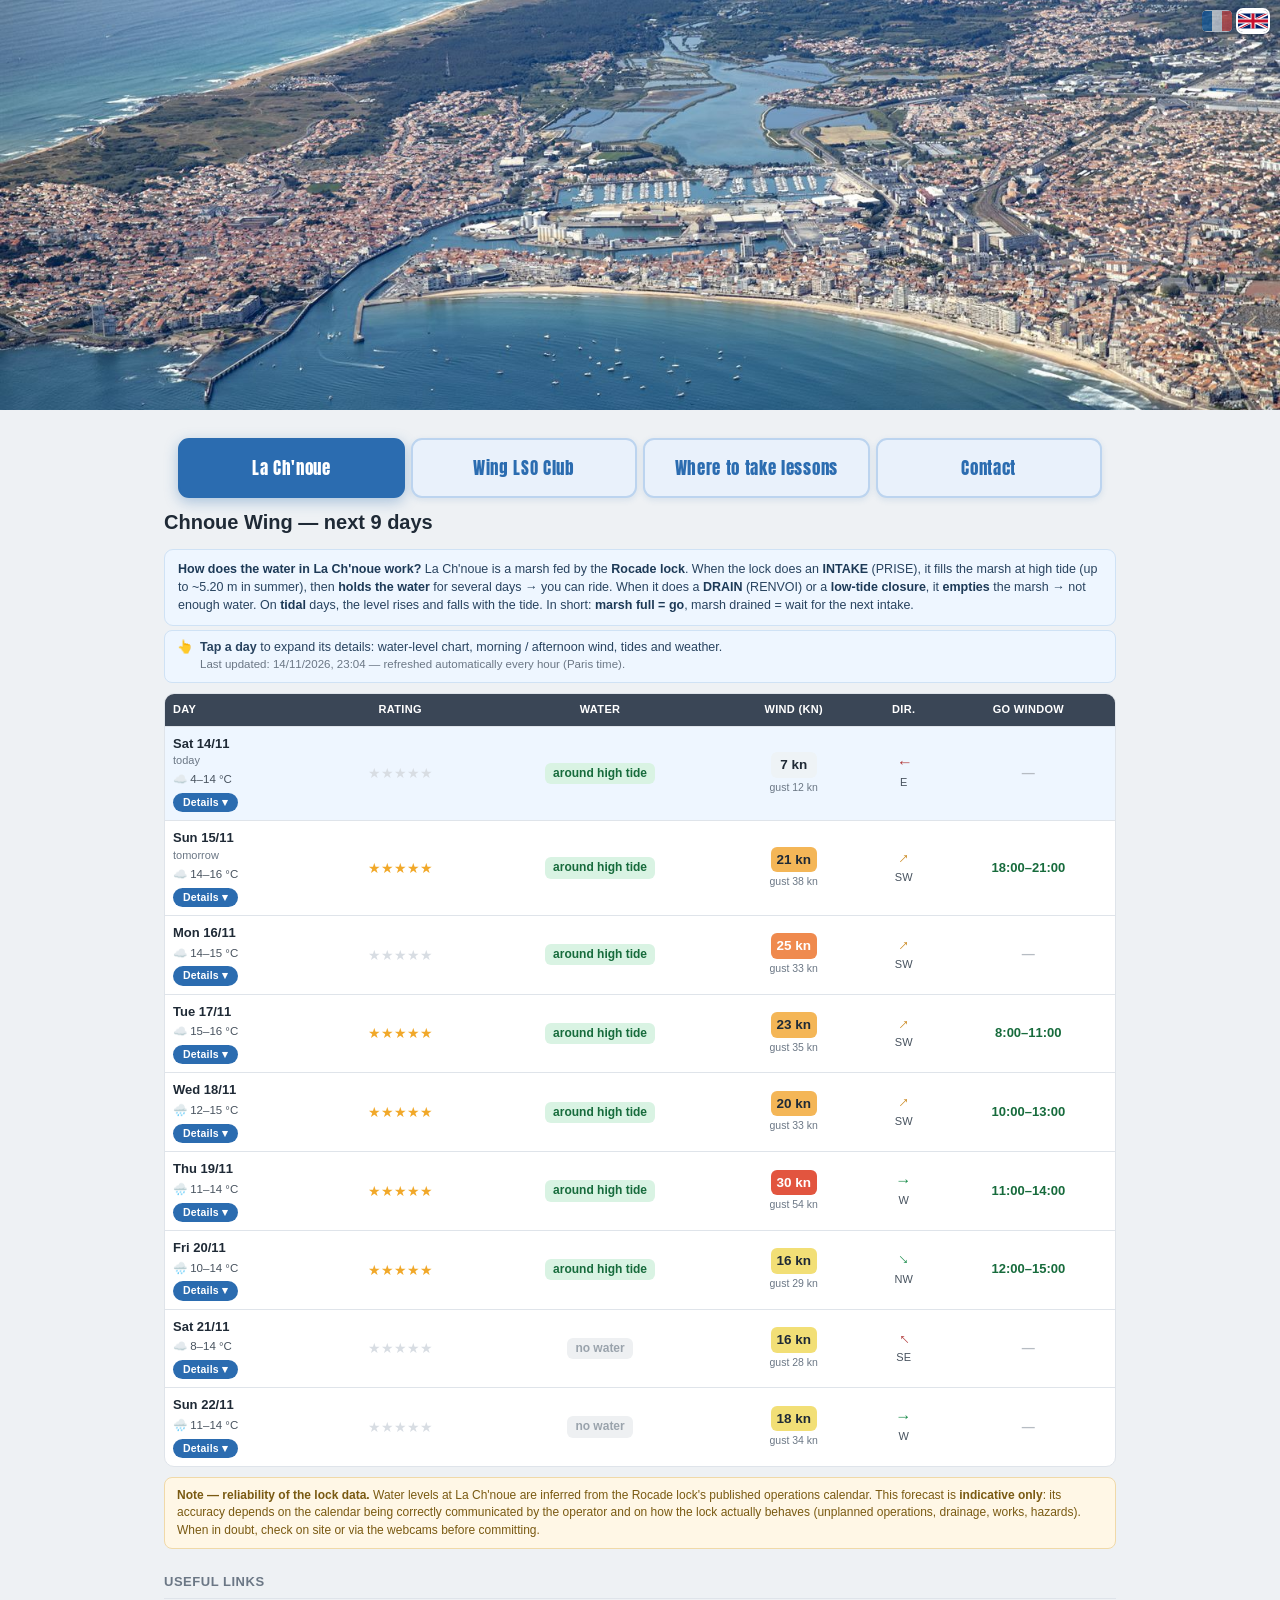
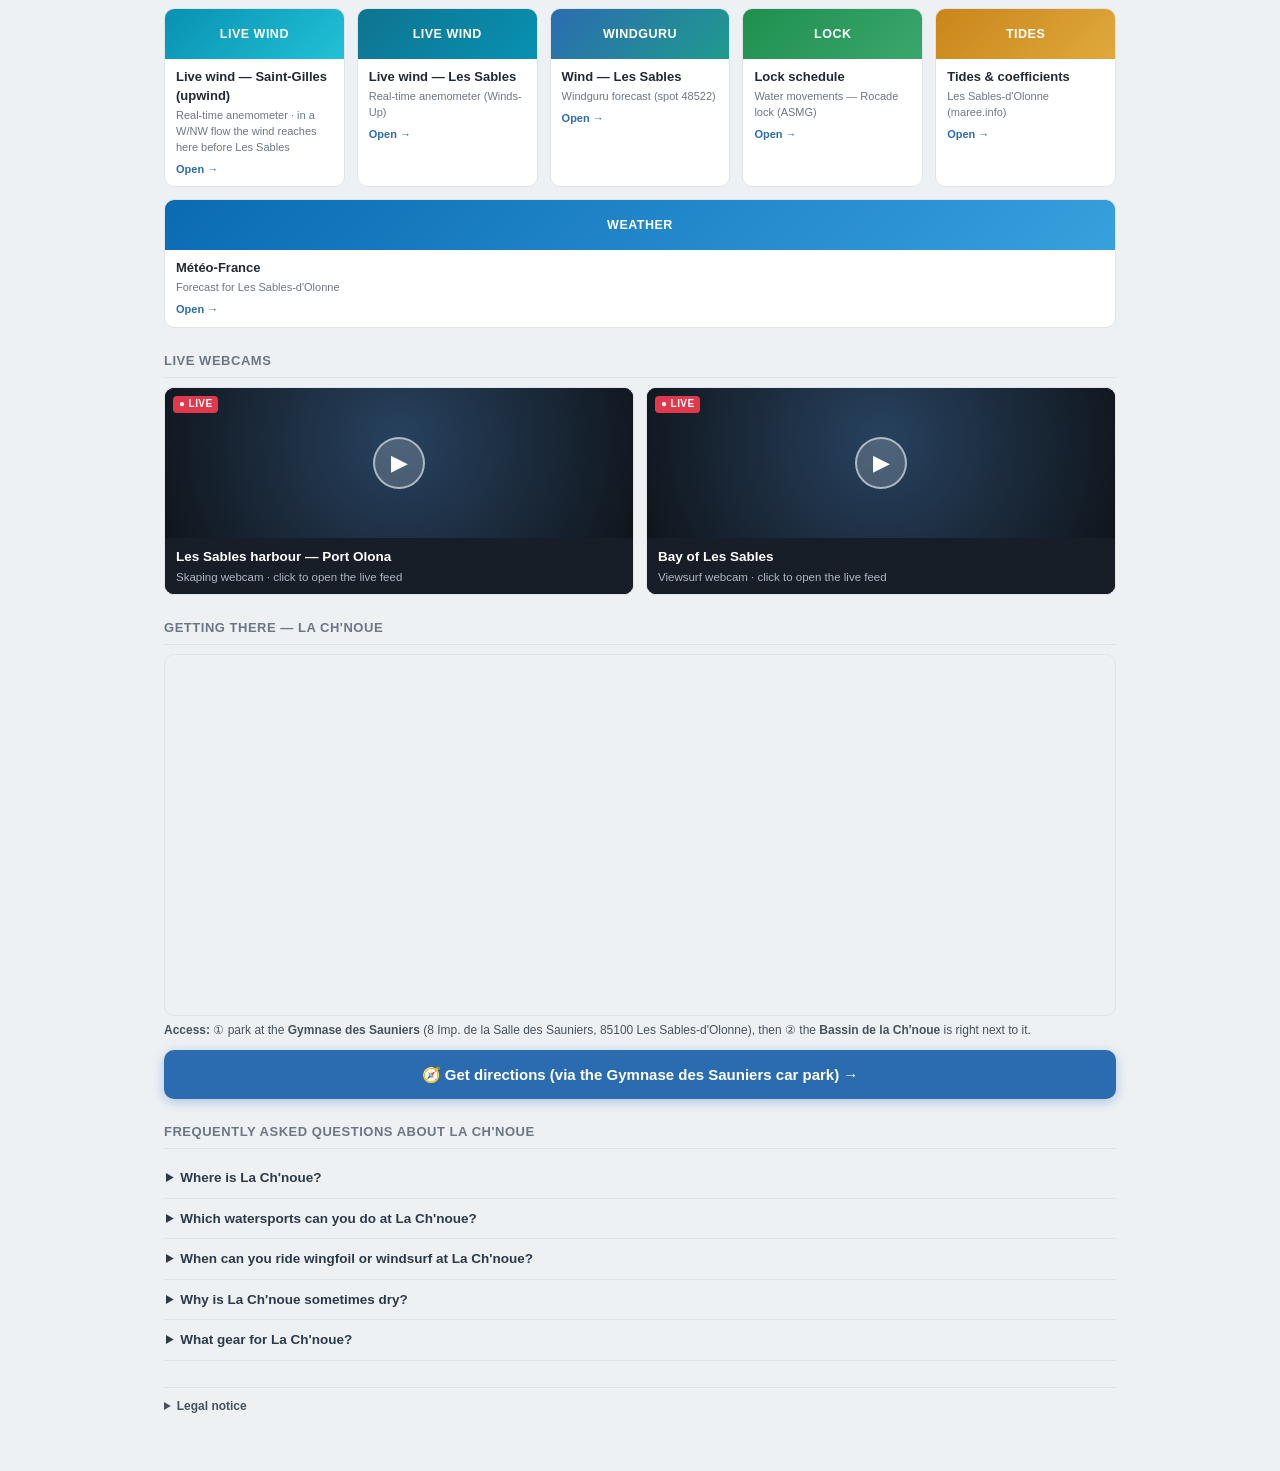
<file: en/index.html>
<!DOCTYPE html>
<html lang="en">
<head>
<meta charset="utf-8">
<meta name="viewport" content="width=device-width, initial-scale=1">
<title>La Ch'noue — wingfoil, windsurf &amp; foil in Les Sables-d'Olonne | Chnoue Wing</title>
<meta name="description" content="La Ch'noue, the wingfoil, wing surf, windsurf and windfoil spot on the Les Sables-d'Olonne channel (Vendée, France). Water level (locks), wind, tides and weather over 9 days, with a daily rating.">
<meta name="keywords" content="wingfoil, wing foil, wing surf, windsurf, wind surf, windfoil, wind foil, foil, surf, kitesurf, paddle, SUP, watersports, spot, la Ch'noue, Chnoue, Les Sables-d'Olonne, Vendée, Pays de la Loire, France, Atlantic coast, conditions, wind, water level">
<meta name="robots" content="index, follow">
<meta name="theme-color" content="#13202c">
<link rel="icon" type="image/png" href="/Gemini_Generated_Image_fo5ekyfo5ekyfo5e.png">
<link rel="apple-touch-icon" href="/Gemini_Generated_Image_fo5ekyfo5ekyfo5e.png">
<link rel="preconnect" href="https://fonts.gstatic.com" crossorigin>
<link href="https://fonts.googleapis.com/css2?family=Anton&display=swap" rel="stylesheet">
<link rel="canonical" href="https://lachnoue.fr/en/">
<link rel="alternate" hreflang="fr" href="https://lachnoue.fr/">
<link rel="alternate" hreflang="en" href="https://lachnoue.fr/en/">
<link rel="alternate" hreflang="x-default" href="https://lachnoue.fr/">
<meta property="og:type" content="website">
<meta property="og:locale" content="en_GB">
<meta property="og:url" content="https://lachnoue.fr/en/">
<meta property="og:title" content="Chnoue Wing — wingfoil conditions at La Ch'noue">
<meta property="og:description" content="Water level, wind, tides and weather over 9 days for wingfoil at La Ch'noue (Les Sables-d'Olonne, France).">
<meta property="og:image" content="https://lachnoue.fr/banniere.jpg">
<meta name="twitter:card" content="summary_large_image">
<meta name="twitter:title" content="Chnoue Wing — wingfoil conditions at La Ch'noue">
<meta name="twitter:description" content="Water level, wind, tides and weather over 9 days for wingfoil at La Ch'noue (Les Sables-d'Olonne, France).">
<meta name="twitter:image" content="https://lachnoue.fr/banniere.jpg">
<script type="application/ld+json">{"@context":"https://schema.org","@graph":[{"@type":"WebSite","@id":"https://lachnoue.fr/en/#website","name":"Chnoue Wing","url":"https://lachnoue.fr/en/","inLanguage":"en","description":"Wingfoil, wing surf, windsurf and windfoil conditions at La Ch'noue, Les Sables-d'Olonne (France): water level (locks), wind, tides and weather over 9 days, with a daily rating."},{"@type":["SportsActivityLocation","TouristAttraction"],"name":"La Ch'noue — wingfoil & windsurf spot (Les Sables-d'Olonne)","url":"https://lachnoue.fr/en/","description":"Flat-water channel of the Les Sables-d'Olonne salt marsh (Vendée, France), ideal for wingfoil, wing surf, windsurf and windfoil. Water level, wind, tides and weather updated daily.","keywords":"wingfoil, wing surf, windsurf, windfoil, foil, surf, Les Sables-d'Olonne, Vendée, France","sport":["Wingfoil","Windsurf","Windfoil"],"address":{"@type":"PostalAddress","addressLocality":"Les Sables-d'Olonne","postalCode":"85100","addressRegion":"Vendée","addressCountry":"FR"},"geo":{"@type":"GeoCoordinates","latitude":46.498,"longitude":-1.793}}]}</script>
<style>
  :root{--bg:#eef1f4;--card:#fff;--ink:#1f2a36;--muted:#6b7785;--line:#dfe4ea;--go:#1f8f4e;--no:#b23b3b;--star:#f1a829;--water:#2b6cb0}
  *{box-sizing:border-box}
  body{margin:0;background:var(--bg);color:var(--ink);font:14px/1.45 -apple-system,BlinkMacSystemFont,"Segoe UI",Roboto,Helvetica,Arial,sans-serif}
  .banner{position:relative;width:100%;height:clamp(200px,32vw,430px);overflow:hidden;line-height:0}
  .banner img{width:100%;height:100%;object-fit:cover;object-position:center 55%;display:block}
  .lang{position:absolute;top:10px;right:12px;z-index:5;display:flex;gap:6px}
  .lang a{display:inline-flex;width:30px;height:22px;border-radius:5px;overflow:hidden;box-shadow:0 1px 5px rgba(0,0,0,.4);opacity:.55;transition:opacity .1s,transform .08s;background:#fff}
  .lang a:hover{opacity:1;transform:translateY(-1px)}
  .lang a.on{opacity:1;outline:2px solid #fff;outline-offset:0}
  .lang svg{display:block;width:100%;height:100%}
  .tabs{display:flex;gap:6px;max-width:980px;margin:0 auto;padding:12px 14px 0;flex-wrap:wrap}
  .tab{flex:1;min-width:150px;text-align:center;text-decoration:none;font-family:'Anton',sans-serif;letter-spacing:.04em;font-size:17px;font-weight:400;color:var(--water);background:#e9f1fb;border:2px solid #bcd4ef;border-radius:11px;padding:16px 14px;box-shadow:0 2px 6px rgba(43,108,176,.12);transition:transform .08s,box-shadow .1s,background .1s,color .1s}
  .tab:hover{transform:translateY(-2px);box-shadow:0 6px 16px rgba(43,108,176,.22);background:#dbe9f8;color:#1d5a97}
  .tab.active{background:var(--water);color:#fff;border-color:var(--water);box-shadow:0 4px 14px rgba(43,108,176,.35)}
  .tab .ext{font-size:11px;opacity:.75}
  .wrap{max-width:980px;margin:0 auto;padding:16px 14px 56px}
  h1{margin:10px 0 2px;font-size:20px}
  .sub{color:var(--muted);font-size:12.5px}
  .upd{font-size:11.5px;color:var(--muted);margin-top:4px}
  .explain{background:#eef6ff;border:1px solid #cfe2f5;border-radius:9px;padding:10px 13px;margin:12px 0 4px;font-size:12.5px;color:#28435f}
  .explain b{color:#1d3a57}
  .scale{display:flex;flex-wrap:wrap;border-radius:6px;overflow:hidden;border:1px solid var(--line);width:max-content;max-width:100%;margin:12px 0 2px}
  .scale .s{padding:4px 9px;font-size:11px;font-weight:700}
  .scaleu{font-size:11px;color:var(--muted);margin-bottom:4px}
  .w0{background:#eef3f6;color:#41576b}.w1{background:#cdebd6;color:#1f5135}.w2{background:#83d483;color:#123c1c}.w3{background:#f2df76;color:#5a4a00}.w4{background:#f4b657;color:#5a3800}.w5{background:#ef8a4e;color:#fff}.w6{background:#e2553f;color:#fff}.w7{background:#a4508b;color:#fff}
  h2{font-size:13px;text-transform:uppercase;letter-spacing:.04em;color:var(--muted);margin:24px 0 9px;border-bottom:1px solid var(--line);padding-bottom:6px}
  table{border-collapse:separate;border-spacing:0;width:100%;background:var(--card);border:1px solid var(--line);border-radius:10px;overflow:hidden}
  thead th{background:#3a4656;color:#fff;font-size:11px;text-transform:uppercase;letter-spacing:.03em;padding:8px;text-align:center;font-weight:600}
  tbody td{padding:8px;text-align:center;border-top:1px solid var(--line);font-size:13px;vertical-align:middle}
  tr.day{cursor:pointer}
  tr.day:hover td{background:#f3f8ff}
  tr.day.today td{background:#eef6ff}
  tr.day.open td{background:#e8f1fb}
  .jour{font-weight:700;text-align:left;white-space:nowrap}
  .jour small{display:block;color:var(--muted);font-weight:400;font-size:11px}
  .jour .wx{display:block;font-weight:400;font-size:11.5px;color:#48535f;margin-top:2px}
  .chev{display:inline-block;margin-top:5px;font-size:10.5px;font-weight:800;color:#fff;background:var(--water);border-radius:20px;padding:2px 10px;letter-spacing:.02em;white-space:nowrap}
  tr.day:hover .chev{background:#1d5a97}
  tr.day.open .chev{background:#5b6470}
  .hint{background:#eef6ff;border:1px solid #cfe2f5;color:#28435f;border-radius:8px;padding:8px 12px;font-size:12.5px;margin:0 0 10px;display:flex;align-items:flex-start;gap:7px;line-height:1.4}
  .stars{color:var(--star);font-size:14px;white-space:nowrap}.stars .o{color:#d8dde3}
  .windcell{display:inline-block;min-width:46px;border-radius:6px;padding:3px 4px;font-weight:800;font-size:13.5px}
  .gust{display:block;font-size:10.5px;color:var(--muted);font-weight:400;margin-top:2px}
  .arrow{display:inline-block;font-size:16px;line-height:1}
  .d-good{color:#1f8f4e}.d-mid{color:#c9851a}.d-bad{color:#b23b3b}
  .sect{font-size:11px;color:#48535f;display:block;margin-top:1px}
  .eau{display:inline-block;border-radius:6px;padding:2px 8px;font-size:12px;font-weight:600}
  .eau-y{background:#d9f3e3;color:#176b3c}.eau-n{background:#eef0f2;color:#9aa3ac}
  .go{font-weight:800}.go-y{color:#176b3c}.go-n{color:#b6bcc3}
  tr.det td{padding:0;background:#fbfcfe;border-top:0}
  .detin{padding:10px 12px 14px}
  .ampm{display:flex;flex-wrap:wrap;gap:8px;margin-bottom:8px}
  .seg{flex:1;min-width:240px;border:1px solid var(--line);border-radius:8px;padding:7px 10px;background:#fff;font-size:12px}
  .seg b{display:block;font-size:11px;text-transform:uppercase;letter-spacing:.03em;color:var(--muted);margin-bottom:3px}
  .seg .li{margin:1px 0}
  .badge{display:inline-block;border-radius:4px;padding:0 6px;color:#fff;font-weight:700;font-size:10.5px}
  .b-prise{background:#1f8f4e}.b-renvoi{background:#c9851a}.b-vav{background:#5b6470}.b-rien{background:#9aa3ac}
  svg{width:100%;height:auto;display:block}
  .nota{background:#fff7e6;border:1px solid #f0d9a8;color:#7a5a12;border-radius:8px;padding:9px 12px;font-size:12px;margin-top:10px}
  .cards{display:flex;gap:12px;flex-wrap:wrap}
  .lcard{flex:1;min-width:175px;text-decoration:none;color:inherit;border:1px solid var(--line);border-radius:10px;overflow:hidden;background:#fff;transition:transform .08s,box-shadow .08s}
  .lcard:hover{transform:translateY(-2px);box-shadow:0 4px 14px rgba(0,0,0,.10)}
  .lcard .hd{height:50px;display:flex;align-items:center;justify-content:center;color:#fff;font-weight:800;letter-spacing:.04em;font-size:12.5px}
  .lcard .bd{padding:9px 11px}
  .lcard .t{font-weight:700;font-size:13px}
  .lcard .s{font-size:11px;color:var(--muted);margin-top:2px}
  .lcard .go2{font-size:11px;color:var(--water);font-weight:700;margin-top:6px}
  .cams{display:flex;gap:12px;flex-wrap:wrap}
  .cam{flex:1;min-width:280px;text-decoration:none;color:inherit;border:1px solid var(--line);border-radius:10px;overflow:hidden;background:#10151c;color:#fff;transition:transform .08s,box-shadow .08s}
  .cam:hover{transform:translateY(-2px);box-shadow:0 4px 14px rgba(0,0,0,.18)}
  .cam .view{height:150px;display:flex;align-items:center;justify-content:center;background:radial-gradient(circle at 50% 35%,#27425f,#10151c);position:relative}
  .cam .play{width:52px;height:52px;border-radius:50%;background:rgba(255,255,255,.18);display:flex;align-items:center;justify-content:center;font-size:22px;border:2px solid rgba(255,255,255,.55)}
  .cam .live{position:absolute;top:8px;left:8px;background:#e2384b;color:#fff;font-size:10px;font-weight:800;border-radius:4px;padding:1px 6px;letter-spacing:.04em}
  .cam .bd{padding:9px 11px;background:#171e27}
  .cam .t{font-weight:700;font-size:13.5px}
  .cam .s{font-size:11.5px;color:#aeb7c2;margin-top:2px}
  .legal{margin-top:26px;font-size:12px;color:var(--muted);border-top:1px solid var(--line);padding-top:10px}
  .legal summary{cursor:pointer;font-weight:700;color:#48535f}
  .legal h4{margin:12px 0 3px;font-size:12.5px;color:#48535f}
  .legal p{margin:3px 0}
  .faq{margin:6px 0}
  .faq details{border-bottom:1px solid var(--line);padding:2px 0}
  .faq summary{cursor:pointer;font-weight:600;color:#2b3a4a;padding:8px 2px;font-size:13.5px}
  .faq p{margin:2px 2px 10px;color:#48535f;font-size:12.5px}
</style>
</head>
<body>
<div class="banner"><img src="/banniere.jpg" alt="Aerial view of Les Sables-d'Olonne — the harbour, the bay and the La Ch'noue marsh" fetchpriority="high"><div class="lang"><a href="/" hreflang="fr" title="Français" aria-label="Français"><svg viewBox="0 0 3 2"><rect width="3" height="2" fill="#fff"/><rect width="1" height="2" fill="#0055A4"/><rect x="2" width="1" height="2" fill="#EF4135"/></svg></a><a class="on" href="/en/" hreflang="en" title="English" aria-label="English"><svg viewBox="0 0 60 30"><clipPath id="ukc"><path d="M30,15 h30 v15 z v15 h-30 z h-30 v-15 z v-15 h30 z"/></clipPath><rect width="60" height="30" fill="#012169"/><path d="M0,0 L60,30 M60,0 L0,30" stroke="#fff" stroke-width="6"/><path d="M0,0 L60,30 M60,0 L0,30" clip-path="url(#ukc)" stroke="#C8102E" stroke-width="4"/><path d="M30,0 v30 M0,15 h60" stroke="#fff" stroke-width="10"/><path d="M30,0 v30 M0,15 h60" stroke="#C8102E" stroke-width="6"/></svg></a></div></div>
<div class="wrap">
  <nav class="tabs" aria-label="Site navigation">
    <a class="tab active" href="index.html" aria-current="page">La Ch'noue</a>
    <a class="tab" href="association.html">Wing LSO Club</a>
    <a class="tab" href="cours.html">Where to take lessons</a>
    <a class="tab" href="contact.html">Contact</a>
  </nav>
  <h1>Chnoue Wing — next 9 days</h1>

  <div class="explain">
    <b>How does the water in La Ch'noue work?</b> La Ch'noue is a marsh fed by the <b>Rocade lock</b>.
    When the lock does an <b>INTAKE</b> (PRISE), it fills the marsh at high tide (up to ~5.20 m in summer), then <b>holds the water</b> for several days → you can ride.
    When it does a <b>DRAIN</b> (RENVOI) or a <b>low-tide closure</b>, it <b>empties</b> the marsh → not enough water.
    On <b>tidal</b> days, the level rises and falls with the tide. In short: <b>marsh full = go</b>, marsh drained = wait for the next intake.
  </div>

  <div class="hint"><span>👆</span><span><b>Tap a day</b> to expand its details: water-level chart, morning / afternoon wind, tides and weather.<br><span class="upd" id="upd">Last updated: <b>30/06/2026</b> — refreshed automatically every hour (Paris time).</span></span></div>
  <table>
    <thead><tr><th class="jour" style="text-align:left">Day</th><th>Rating</th><th>Water</th><th>Wind (kn)</th><th>Dir.</th><th>GO window</th></tr></thead>
    <tbody id="tb"></tbody>
  </table>

  <div class="nota"><b>Note — reliability of the lock data.</b> Water levels at La Ch'noue are inferred from the Rocade lock's published operations calendar. This forecast is <b>indicative only</b>: its accuracy depends on the calendar being correctly communicated by the operator and on how the lock actually behaves (unplanned operations, drainage, works, hazards). When in doubt, check on site or via the webcams before committing.</div>

  <h2>Useful links</h2>
  <div class="cards">
    <a class="lcard" href="https://www.winds-up.com/spot-saint-gilles-croix-de-vie-windsurf-kitesurf-133-observations-releves-vent.html" target="_blank" rel="noopener">
      <div class="hd" style="background:linear-gradient(135deg,#0891b2,#22c1d6)">LIVE WIND</div>
      <div class="bd"><div class="t">Live wind — Saint-Gilles (upwind)</div><div class="s">Real-time anemometer · in a W/NW flow the wind reaches here before Les Sables</div><div class="go2">Open →</div></div>
    </a>
    <a class="lcard" href="https://www.winds-up.com/spot-les-sables-dolonnes-windsurf-kitesurf-1658-observations-releves-vent.html" target="_blank" rel="noopener">
      <div class="hd" style="background:linear-gradient(135deg,#0e7490,#0891b2)">LIVE WIND</div>
      <div class="bd"><div class="t">Live wind — Les Sables</div><div class="s">Real-time anemometer (Winds-Up)</div><div class="go2">Open →</div></div>
    </a>
    <a class="lcard" href="https://www.windguru.cz/48522" target="_blank" rel="noopener">
      <div class="hd" style="background:linear-gradient(135deg,#2b6cb0,#1f9b8e)">WINDGURU</div>
      <div class="bd"><div class="t">Wind — Les Sables</div><div class="s">Windguru forecast (spot 48522)</div><div class="go2">Open →</div></div>
    </a>
    <a class="lcard" href="https://www.asmg85.fr/page-calendrier-rocade/" target="_blank" rel="noopener">
      <div class="hd" style="background:linear-gradient(135deg,#1f8f4e,#3aa76d)">LOCK</div>
      <div class="bd"><div class="t">Lock schedule</div><div class="s">Water movements — Rocade lock (ASMG)</div><div class="go2">Open →</div></div>
    </a>
    <a class="lcard" href="https://maree.info/125" target="_blank" rel="noopener">
      <div class="hd" style="background:linear-gradient(135deg,#c9851a,#e0a93c)">TIDES</div>
      <div class="bd"><div class="t">Tides &amp; coefficients</div><div class="s">Les Sables-d'Olonne (maree.info)</div><div class="go2">Open →</div></div>
    </a>
    <a class="lcard" href="https://meteofrance.com/previsions-meteo-france/les-sables-d-olonne/85100" target="_blank" rel="noopener">
      <div class="hd" style="background:linear-gradient(135deg,#0a6bb3,#37a0dd)">WEATHER</div>
      <div class="bd"><div class="t">Météo-France</div><div class="s">Forecast for Les Sables-d'Olonne</div><div class="go2">Open →</div></div>
    </a>
  </div>

  <h2>Live webcams</h2>
  <div class="cams">
    <a class="cam" href="https://www.skaping.com/sables-d-olonne/port-olona/panoramique" target="_blank" rel="noopener">
      <div class="view"><span class="live">● LIVE</span><span class="play">▶</span></div>
      <div class="bd"><div class="t">Les Sables harbour — Port Olona</div><div class="s">Skaping webcam · click to open the live feed</div></div>
    </a>
    <a class="cam" href="https://viewsurf.com/univers/surf/vue/4511-france-pays-de-la-loire-les-sables-dolonne-baie-des-sables" target="_blank" rel="noopener">
      <div class="view"><span class="live">● LIVE</span><span class="play">▶</span></div>
      <div class="bd"><div class="t">Bay of Les Sables</div><div class="s">Viewsurf webcam · click to open the live feed</div></div>
    </a>
  </div>

  <h2>Getting there — La Ch'noue</h2>
  <div style="border:1px solid var(--line);border-radius:10px;overflow:hidden">
    <iframe title="Google Map — access to La Ch'noue via the Gymnase des Sauniers" src="https://www.google.com/maps?q=Gymnase+des+Sauniers,+8+Impasse+de+la+Salle+des+Sauniers,+85100+Les+Sables-d%27Olonne&amp;z=16&amp;output=embed" style="width:100%;height:360px;border:0;display:block" loading="lazy" referrerpolicy="no-referrer-when-downgrade" allowfullscreen></iframe>
  </div>
  <div style="font-size:12px;color:#48535f;margin-top:6px"><b>Access:</b> ① park at the <b>Gymnase des Sauniers</b> (8 Imp. de la Salle des Sauniers, 85100 Les Sables-d'Olonne), then ② the <b>Bassin de la Ch'noue</b> is right next to it.<a href="https://www.google.com/maps/dir/?api=1&amp;destination=Bassin+de+la+Chnoue,+85100+Les+Sables-d%27Olonne&amp;waypoints=46.50528,-1.80045%7CGymnase+des+Sauniers,+8+Impasse+de+la+Salle+des+Sauniers,+85100+Les+Sables-d%27Olonne" target="_blank" rel="noopener" style="display:block;text-align:center;background:var(--water);color:#fff;font-weight:800;font-size:15px;padding:14px 16px;border-radius:10px;text-decoration:none;margin-top:10px;box-shadow:0 3px 12px rgba(43,108,176,.35)">🧭 Get directions (via the Gymnase des Sauniers car park) →</a></div>

  <h2>Frequently asked questions about La Ch'noue</h2>
  <div class="faq">
    <details><summary>Where is La Ch'noue?</summary><p>La Ch'noue (also called the "chenal des Sables") is a channel of the salt marsh in Les Sables-d'Olonne, in the Vendée (France): a flat-water spot ideal for wingfoil, wing surf, windsurf and windfoil, and perfect for learning. Access is on the route de l'Aubraie / Salines watersports base side, via the Gymnase des Sauniers car park.</p></details>
    <details><summary>Which watersports can you do at La Ch'noue?</summary><p>The flat water of La Ch'noue is great for <b>wingfoil</b> (wing foil), <b>wing surf</b>, <b>windsurf</b> and <b>windfoil</b>. For <b>surf</b> in the waves, head to the ocean side, on the Les Sables-d'Olonne beaches (Tanchet, la Grande Plage, l'Aubraie).</p></details>
    <details><summary>When can you ride wingfoil or windsurf at La Ch'noue?</summary><p>When the marsh is full (Rocade lock on INTAKE or water held) <b>and</b> there is wind: from ~10-12 knots on a big wing, ~15 knots on a small wing or windsurf. This site works out these "GO" windows over 9 days from the wind, the tides and the lock calendar.</p></details>
    <details><summary>Why is La Ch'noue sometimes dry?</summary><p>The level depends on the marsh locks (mainly the Rocade lock): they fill the marsh (INTAKE) and hold it for several days, or empty it (DRAIN / low-tide closure). Drained marsh = not enough water to foil until the next intake.</p></details>
    <details><summary>What gear for La Ch'noue?</summary><p>A foil mast of about 80 cm clears the bottom when the marsh is full; windsurf and wing surf work well on this flat water too. The most favourable wind directions are West, North-West and North.</p></details>
  </div>
  <script type="application/ld+json">{"@context":"https://schema.org","@type":"FAQPage","mainEntity":[{"@type":"Question","name":"Where is La Ch'noue?","acceptedAnswer":{"@type":"Answer","text":"La Ch'noue is a channel of the salt marsh in Les Sables-d'Olonne, in the Vendée (France): a flat-water spot ideal for wingfoil, wing surf, windsurf and windfoil."}},{"@type":"Question","name":"Which watersports can you do at La Ch'noue?","acceptedAnswer":{"@type":"Answer","text":"Wingfoil, wing surf, windsurf and windfoil on the flat water. For surf in the waves, head to the ocean side, on the Les Sables-d'Olonne beaches."}},{"@type":"Question","name":"When can you ride wingfoil or windsurf at La Ch'noue?","acceptedAnswer":{"@type":"Answer","text":"When the marsh is full and there is wind: from about 10-12 knots on a big wing, 15 knots on a small wing or windsurf."}}]}</script>

  <details class="legal">
    <summary>Legal notice</summary>
    <h4>Publisher</h4><p>Personal, non-commercial website published by a private individual for information about riding conditions at La Ch'noue. In accordance with article 6-III-2 of the French LCEN act, the publisher's identity is held available to the competent authority by the host.</p>
    <h4>Host</h4><p>Website hosted by GitHub Pages — GitHub, Inc., 88 Colin P. Kelly Jr. Street, San Francisco, CA 94107, USA.</p>
    <h4>Data sources</h4><p>Wind and weather: <b>Open-Meteo</b> (open-meteo.com), data under <b>CC BY 4.0</b> licence — GFS, ICON and AROME/ARPEGE (Météo-France) models; "Weather data by Open-Meteo.com". Tides and coefficients: <b>© SHOM</b> (French Hydrographic and Oceanographic Service). Rocade lock operations: ASMG / Les Sables-d'Olonne Agglomeration calendar.</p>
    <h4>External links</h4><p>Links to Météo-France (including the official weather warnings), Windguru, Winds-Up, maree.info, Skaping and Viewsurf are provided as simple references; they imply no partnership or affiliation, and those sites remain responsible for their own content.</p>
    <h4>Personal data &amp; cookies (GDPR)</h4><p>The site is purely informational and does not create accounts. If you use the <b>contact form</b>, the information entered (name, e-mail, message) is transmitted via the provider <b>Formspree</b> to the publisher for the sole purpose of replying; it is neither sold nor used for marketing, and you may request its deletion (via the same form). Traffic is measured anonymously with <b>GoatCounter</b>, a <b>cookieless</b> analytics tool that records no personal data or individual identifier (no ads, no cross-site tracking). Only the embedded Google Map may set its own cookies when displayed (Google's privacy policy applies).</p>
    <h4>Liability</h4><p>The information (water level, wind, weather, windows, star rating) is provided for information only, without any guarantee of accuracy or timeliness, and cannot engage the publisher's liability. Forecasts come from numerical models; the water level at La Ch'noue is an estimate that depends on how the lock actually operates. Riding is practised under each rider's full responsibility, and everyone must check the real conditions on site.</p>
    <h4>Intellectual property</h4><p>The brands, logos and data cited belong to their respective owners. Header photograph: aerial view of Les Sables-d'Olonne, licensed image (stock library).</p>
  </details>
</div>

<script>
const HS=[7,8,9,10,11,12,13,14,15,16,17,18,19,20,21], FILL=5.2;
const SECT=['N','NE','E','SE','S','SW','W','NW'];
const sectOf=d=>SECT[Math.round(((d%360)+360)%360/45)%8];
const favOf=s=>(s==='W'||s==='NW'||s==='N')?'good':s==='SW'?'mid':'bad';
const favCls=f=>f==='good'?'d-good':f==='mid'?'d-mid':'d-bad';
const avgDir=ds=>{let x=0,y=0;ds.forEach(d=>{x+=Math.cos(d*Math.PI/180);y+=Math.sin(d*Math.PI/180)});return (Math.atan2(y,x)*180/Math.PI+360)%360;};
const mean=a=>a.reduce((s,v)=>s+v,0)/a.length;
const wc=k=>k<8?'#eef3f6':k<12?'#cdebd6':k<16?'#83d483':k<20?'#f2df76':k<25?'#f4b657':k<30?'#ef8a4e':k<40?'#e2553f':'#a4508b';
const wtc=k=>k<25?'#1f2a36':'#fff';
const stars=n=>{let s='';for(let i=0;i<5;i++)s+=i<n?'★':'<span class="o">★</span>';return s;};
const sectDeg=s=>({N:0,NE:45,E:90,SE:135,S:180,SW:225,W:270,NW:315})[s];
const DOWEN={Lun:'Mon',Mar:'Tue',Mer:'Wed',Jeu:'Thu',Ven:'Fri',Sam:'Sat',Dim:'Sun'};
const trDay=s=>String(s).replace(/^(Lun|Mar|Mer|Jeu|Ven|Sam|Dim)/,m=>DOWEN[m]||m);
function ecl(state){const t=(state||'').toLowerCase();
  if(t.includes('prise'))return ['FILL','b-prise','filling up'];
  if(t.includes('renvoi'))return ['DRAIN','b-renvoi','draining (renewal)'];
  if(t.includes('va'))return ['TIDAL','b-vav','level follows the tide'];
  if(t.includes('basse')||t.includes('fbm'))return ['LOW-TIDE CLOSE','b-renvoi','marsh drained'];
  return ['CLOSED','b-rien','level held (full)'];}
function eclHTML(state){const e=ecl(state);return '<span class="badge '+e[1]+'">'+e[0]+'</span> '+e[2];}
function wx(c){c=(c||'').toLowerCase();if(/ensoleill|sunny/.test(c))return '☀️';if(/clair|clear/.test(c))return '🌤️';if(/peu nuageux|partly/.test(c))return '⛅';if(/voil/.test(c))return '🌥️';if(/couvert|nuageux|cloud|overcast/.test(c))return '☁️';if(/averse|pluie|bruine|rain|drizzle|shower/.test(c))return '🌧️';if(/orage|thunder|storm/.test(c))return '⛈️';if(/brum|brouill|fog|mist/.test(c))return '🌫️';if(/neige|snow/.test(c))return '🌨️';return '🌤️';}

// Fallback snapshot (replaced live by /data.json). French internal labels are translated on display.
let days=[
 {d:'Mar 30/06',today:1,wxc:'Peu nuageux',tmin:15,tmax:25,eclM:'PRISE',eclS:'PRISE',coM:'67',coS:'69',pmM:'05:51',pmS:'18:00',water:'plein',tideHigh:18,wind:[[14,13,19,298],[16,16,24,303],[18,17,26,307],[20,17,26,308]],partial:1},
 {d:'Mer 01/07',wxc:'Eclaircies',tmin:17,tmax:24,eclM:'PRISE',eclS:'PRISE',coM:'70',coS:'71',pmM:'06:23',pmS:'18:35',water:'plein',tideHigh:18,wind:[[7,6,10,357],[9,6,10,358],[11,9,13,315],[13,12,18,300],[15,15,21,298],[17,16,23,298],[19,16,25,307],[21,14,23,316]]},
 {d:'Jeu 02/07',wxc:'Ensoleillé',tmin:16,tmax:25,eclM:'PRISE',eclS:'RENVOI',coM:'71',coS:'72',pmM:'06:54',pmS:'19:09',water:'renvoiSoir',tideHigh:19,wind:[[7,6,9,7],[9,5,9,4],[11,8,13,304],[13,12,18,300],[15,13,20,301],[17,14,22,302],[19,15,22,306],[21,14,22,313]]},
];

function present(h,d){if(d.water==='plein')return true;if(d.water==='renvoiSoir')return h<=21;if(d.water==='vav')return Math.abs(h-d.tideHigh)<=2;return false;}
function cote(h,d){if(d.water==='plein')return FILL;if(d.water==='renvoiSoir')return h<=20?FILL:Math.max(2.6,FILL-0.85*(h-20));if(d.water==='vav')return Math.max(0.8,FILL-0.55*Math.abs(h-d.tideHigh));return 1;}
function windSumm(d,morning){const sl=d.wind.filter(w=>morning?w[0]<=12:(w[0]>=13&&w[0]<=21));if(!sl.length)return null;return {s:sectOf(avgDir(sl.map(w=>w[3]))),f:Math.round(mean(sl.map(w=>w[1])))};}
function goGroups(hs){hs=hs.slice().sort(function(a,b){return a-b;});var g=[],cur=[];for(var i=0;i<hs.length;i++){if(!cur.length||hs[i]-cur[cur.length-1]<=2)cur.push(hs[i]);else{g.push(cur);cur=[hs[i]];}}if(cur.length)g.push(cur);return g;}
function goText(hs){return goGroups(hs).map(function(g){return g.length>1?g[0]+':00–'+g[g.length-1]+':00':g[0]+':00';}).join(', ');}

function daySVG(d){
  const W=660,H=296,xL=88,xR=636,top=14,bot=158,px=(xR-xL)/14;
  const X=h=>xL+(h-7)*px, maxM=6, Y=L=>bot-(L/maxM)*(bot-top);
  let s='<svg viewBox="0 0 '+W+' '+H+'">';
  const goH=d.wind.filter(w=>w[0]>=7&&w[0]<=21&&present(w[0],d)&&w[1]>=10).map(w=>w[0]);
  goGroups(goH).forEach(function(g){const a=X(g[0])-px,b=X(g[g.length-1])+px;
    s+='<rect x="'+a.toFixed(1)+'" y="'+top+'" width="'+(b-a).toFixed(1)+'" height="'+(bot-top)+'" fill="rgba(31,143,78,.15)"/><text x="'+((a+b)/2).toFixed(1)+'" y="'+(top+12)+'" text-anchor="middle" font-size="10" font-weight="700" fill="#1f8f4e">GO</text>';});
  for(let m=0;m<=6;m+=2){const y=Y(m);s+='<line x1="'+xL+'" y1="'+y.toFixed(1)+'" x2="'+xR+'" y2="'+y.toFixed(1)+'" stroke="#e7ebf0"/><text x="'+(xL-6)+'" y="'+(y+3).toFixed(1)+'" text-anchor="end" font-size="10" fill="#9aa3ac">'+m+' m</text>';}
  const yF=Y(FILL);
  s+='<line x1="'+xL+'" y1="'+yF.toFixed(1)+'" x2="'+xR+'" y2="'+yF.toFixed(1)+'" stroke="#8a4b00" stroke-width="1.2" stroke-dasharray="5 4"/><text x="'+xR+'" y="'+(yF-4).toFixed(1)+'" text-anchor="end" font-size="9.5" fill="#8a4b00">summer fill level ~5.20 m</text>';
  const tm=d.tideHigh;
  s+='<line x1="'+X(tm).toFixed(1)+'" y1="'+top+'" x2="'+X(tm).toFixed(1)+'" y2="'+bot+'" stroke="#c9851a" stroke-width="1.1" stroke-dasharray="3 3"/><text x="'+(X(tm)+3).toFixed(1)+'" y="'+(top+22)+'" font-size="9.5" fill="#c9851a">high tide</text>';
  let pts=HS.map(h=>X(h).toFixed(1)+','+Y(cote(h,d)).toFixed(1)).join(' ');
  s+='<polyline points="'+pts+'" fill="none" stroke="#2b6cb0" stroke-width="2.6" stroke-linejoin="round"/>';
  s+='<line x1="'+xL+'" y1="'+bot+'" x2="'+xR+'" y2="'+bot+'" stroke="#cfd6dd"/>';
  [7,9,11,13,15,17,19,21].forEach(h=>{s+='<text x="'+X(h).toFixed(1)+'" y="'+(bot+13)+'" text-anchor="middle" font-size="10" fill="#6b7785">'+h+':00</text>';});
  s+='<text x="'+xL+'" y="'+(top-2)+'" font-size="9.5" fill="#9aa3ac">marsh level (m)</text>';
  const yw=186;
  s+='<text x="2" y="'+(yw+4)+'" font-size="9" fill="#9aa3ac">sky</text>';
  const skyByH={}; d.wind.forEach(w=>{ if(w[5]) skyByH[w[0]]=w[5]; });
  [7,9,11,13,15,17,19,21].forEach(h=>{s+='<text x="'+X(h).toFixed(1)+'" y="'+(yw+5)+'" text-anchor="middle" font-size="13">'+wx(skyByH[h]||d.wxc)+'</text>';});
  s+='<text x="2" y="'+(yw+20)+'" font-size="9" fill="#9aa3ac">temp. (°C)</text>';
  const tByH={}; d.wind.forEach(w=>{ if(w[4]!=null) tByH[w[0]]=w[4]; });
  if(Object.keys(tByH).length){ [7,9,11,13,15,17,19,21].forEach(h=>{ if(tByH[h]!=null) s+='<text x="'+X(h).toFixed(1)+'" y="'+(yw+20)+'" text-anchor="middle" font-size="10" font-weight="700" fill="#48535f">'+tByH[h]+'°</text>'; }); }
  else s+='<text x="'+((xL+xR)/2).toFixed(1)+'" y="'+(yw+20)+'" text-anchor="middle" font-size="11" font-weight="700" fill="#48535f">'+d.tmin+'–'+d.tmax+' °C</text>';
  const yc=218,hc=19,yr=251;
  s+='<text x="2" y="'+(yc+13)+'" font-size="9" fill="#9aa3ac">wind (kn)</text>';
  s+='<text x="2" y="'+(yr+13)+'" font-size="9" fill="#9aa3ac">gust (kn)</text>';
  d.wind.filter(w=>w[0]>=7&&w[0]<=21).forEach(w=>{const k=w[1],g=w[2],cx=X(w[0]),ad=((w[3]||0)+180)%360,f=favOf(sectOf(w[3]||0));const col=f==='good'?'#1f8f4e':f==='mid'?'#c9851a':'#b23b3b';
    s+='<rect x="'+(cx-px*0.9).toFixed(1)+'" y="'+yc+'" width="'+(px*1.8).toFixed(1)+'" height="'+hc+'" rx="3" fill="'+wc(k)+'"/>';
    s+='<text x="'+cx.toFixed(1)+'" y="'+(yc+13.5)+'" text-anchor="middle" font-size="11" font-weight="800" fill="'+wtc(k)+'">'+k+'</text>';
    s+='<text x="'+cx.toFixed(1)+'" y="'+(yc+hc+8)+'" text-anchor="middle" font-size="12" fill="'+col+'" transform="rotate('+ad+' '+cx.toFixed(1)+' '+(yc+hc+4)+')">↑</text>';
    s+='<rect x="'+(cx-px*0.9).toFixed(1)+'" y="'+yr+'" width="'+(px*1.8).toFixed(1)+'" height="'+hc+'" rx="3" fill="'+wc(g)+'"/>';
    s+='<text x="'+cx.toFixed(1)+'" y="'+(yr+13.5)+'" text-anchor="middle" font-size="11" font-weight="800" fill="'+wtc(g)+'">'+g+'</text>';});
  if(d.partial)s+='<text x="'+((xL+xR)/2).toFixed(1)+'" y="'+(yr+hc+13)+'" text-anchor="middle" font-size="10" fill="#b23b3b">Partial daytime forecast (today)</text>';
  s+='</svg>';return s;
}

const tb=document.getElementById('tb');
function render(){
  tb.innerHTML='';
  days.forEach((d,i)=>{
  const goSlots=d.wind.filter(w=>w[0]>=7&&w[0]<=21&&present(w[0],d)&&w[1]>=10);
  const goH=goSlots.map(w=>w[0]);
  const anyWater=HS.some(h=>present(h,d));
  const waterWind=d.wind.filter(w=>w[0]>=7&&w[0]<=21&&present(w[0],d)).map(w=>w[1]);
  const peakW=waterWind.length?Math.max(...waterWind):0;
  let note;
  if(!anyWater||peakW<10)note=0; else if(peakW<11)note=1; else if(peakW<13)note=2; else if(peakW<14)note=3; else if(peakW<15)note=4; else note=5;
  const aft=d.wind.filter(w=>w[0]>=13&&w[0]<=21);
  const refSet=goSlots.length?goSlots:(aft.length?aft:d.wind);
  const peakK=Math.max(...refSet.map(w=>w[1])), peakG=Math.max(...refSet.map(w=>w[2]));
  const dom=sectOf(avgDir(d.wind.map(w=>w[3]))), domF=favCls(favOf(dom));
  const eauTxt=d.water==='plein'?'all day':d.water==='renvoiSoir'?'until ~21:00':(anyWater?'around high tide':'no water');
  const goTxt=goH.length?goText(goH):'—';

  const tr=document.createElement('tr');tr.className='day'+(d.today?' today':'');
  tr.innerHTML='<td class="jour">'+trDay(d.d)+(d.today?'<small>today</small>':i===1?'<small>tomorrow</small>':'')+'<span class="wx">'+wx((d.wind.find(w=>w[0]===13)||[])[5]||d.wxc)+' '+d.tmin+'–'+d.tmax+' °C</span><span class="chev">Details ▾</span></td>'
   +'<td class="stars">'+stars(note)+'</td>'
   +'<td><span class="eau '+(anyWater?'eau-y':'eau-n')+'">'+eauTxt+'</span></td>'
   +'<td><span class="windcell" style="background:'+wc(peakK)+';color:'+wtc(peakK)+'">'+peakK+' kn</span><span class="gust">gust '+peakG+' kn</span></td>'
   +'<td><span class="arrow '+domF+'" style="transform:rotate('+((sectDeg(dom)+180)%360)+'deg)">↑</span><span class="sect">'+dom+'</span></td>'
   +'<td class="go '+(goH.length?'go-y':'go-n')+'">'+goTxt+'</td>';
  const det=document.createElement('tr');det.className='det';det.style.display='none';
  det.innerHTML='<td colspan="6"><div class="detin"><div class="ampm">'
   +'<div class="seg"><b>Morning</b><div class="li">Lock: '+eclHTML(d.eclM)+'</div><div class="li">Coefficient: '+d.coM+'</div><div class="li">High tide: '+d.pmM+'</div></div>'
   +'<div class="seg"><b>Afternoon / evening</b><div class="li">Lock: '+eclHTML(d.eclS)+'</div><div class="li">Coefficient: '+d.coS+'</div><div class="li">High tide: '+d.pmS+'</div></div>'
   +'</div>'+daySVG(d)+'<div style="font-size:10.5px;color:#9aa3ac;margin-top:4px">Wind &amp; weather: Open-Meteo (GFS/ICON/AROME models). Water: Rocade lock calendar (summer fill level ~5.20 m) + SHOM tides. Coefficient is unitless.</div></div></td>';
  tr.addEventListener('click',()=>{const o=det.style.display!=='none';det.style.display=o?'none':'';tr.classList.toggle('open',!o);tr.querySelector('.chev').textContent=o?'Details ▾':'Hide ▴';});
  tb.appendChild(tr);tb.appendChild(det);
  });
}
function fmtUpd(iso){try{return new Date(iso).toLocaleString('en-GB',{day:'2-digit',month:'2-digit',year:'numeric',hour:'2-digit',minute:'2-digit',timeZone:'Europe/Paris'});}catch(e){return '';}}
render();
fetch('/data.json?v='+Date.now()).then(function(r){return r.ok?r.json():Promise.reject();}).then(function(j){if(j&&j.days&&j.days.length){days=j.days;render();}var u=document.getElementById('upd');if(u&&j&&j.generatedAt){u.textContent='Last updated: '+fmtUpd(j.generatedAt)+' — refreshed automatically every hour (Paris time).';}}).catch(function(){});
</script>
<script data-goatcounter="https://lachnoue.goatcounter.com/count" async src="//gc.zgo.at/count.js"></script>
</body>
</html>
</file>
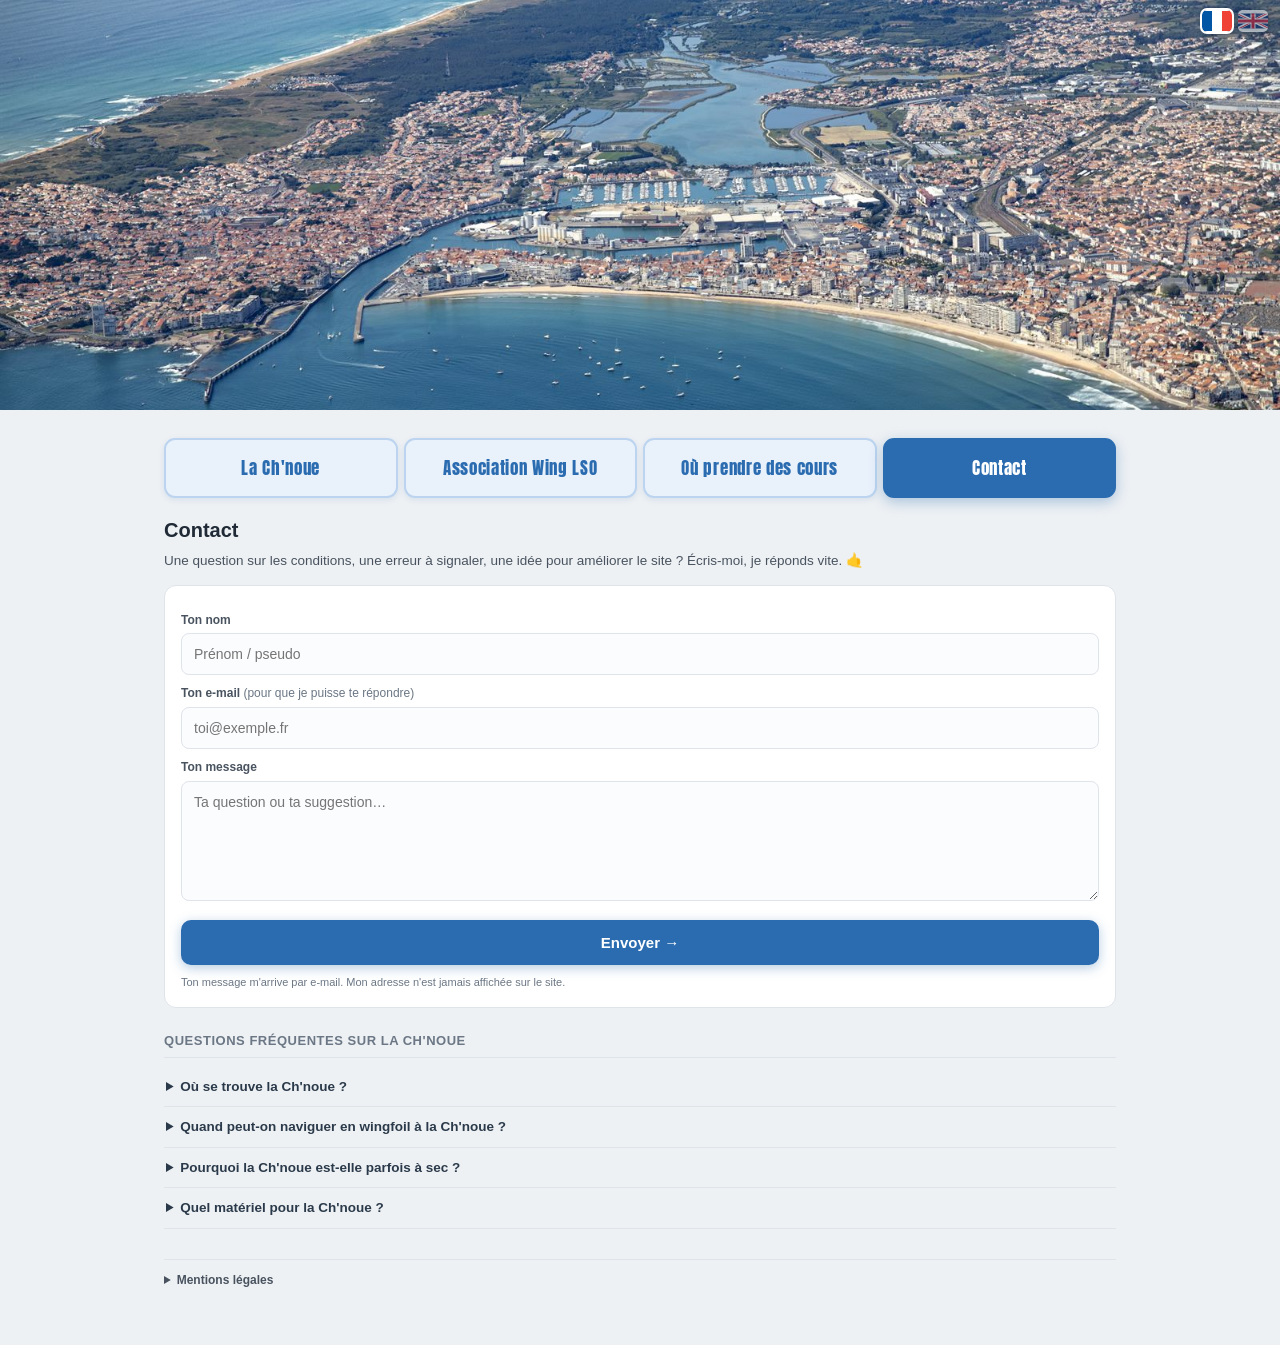
<file: contact.html>
<!DOCTYPE html>
<html lang="fr">
<head>
<meta charset="utf-8">
<meta name="viewport" content="width=device-width, initial-scale=1">
<title>Contact & mentions légales — Chnoue Wing (la Ch'noue)</title>
<meta name="description" content="Contactez l'éditeur du site Chnoue Wing (conditions de wingfoil à la Ch'noue) et consultez les mentions légales.">
<meta name="robots" content="noindex, follow">
<meta name="theme-color" content="#13202c">
<link rel="canonical" href="https://lachnoue.fr/contact.html">
<link rel="alternate" hreflang="fr" href="https://lachnoue.fr/contact.html">
<link rel="alternate" hreflang="en" href="https://lachnoue.fr/en/contact.html">
<link rel="alternate" hreflang="x-default" href="https://lachnoue.fr/contact.html">
<link rel="icon" type="image/png" href="Gemini_Generated_Image_fo5ekyfo5ekyfo5e.png">
<link rel="apple-touch-icon" href="Gemini_Generated_Image_fo5ekyfo5ekyfo5e.png">
<link rel="preconnect" href="https://fonts.gstatic.com" crossorigin>
<link href="https://fonts.googleapis.com/css2?family=Anton&display=swap" rel="stylesheet">
<style>
  :root{--bg:#eef1f4;--card:#fff;--ink:#1f2a36;--muted:#6b7785;--line:#dfe4ea;--water:#2b6cb0}
  *{box-sizing:border-box}
  body{margin:0;background:var(--bg);color:var(--ink);font:14px/1.45 -apple-system,BlinkMacSystemFont,"Segoe UI",Roboto,Helvetica,Arial,sans-serif}
  .banner{position:relative;width:100%;height:clamp(200px,32vw,430px);overflow:hidden;line-height:0}
  .banner img{width:100%;height:100%;object-fit:cover;object-position:center 55%;display:block}
  .lang{position:absolute;top:10px;right:12px;z-index:5;display:flex;gap:6px}
  .lang a{display:inline-flex;width:30px;height:22px;border-radius:5px;overflow:hidden;box-shadow:0 1px 5px rgba(0,0,0,.4);opacity:.55;transition:opacity .1s,transform .08s;background:#fff}
  .lang a:hover{opacity:1;transform:translateY(-1px)}
  .lang a.on{opacity:1;outline:2px solid #fff}
  .lang svg{display:block;width:100%;height:100%}
  .wrap{max-width:980px;margin:0 auto;padding:16px 14px 56px}
  .tabs{display:flex;gap:6px;flex-wrap:wrap;padding:12px 0 0}
  .tab{flex:1;min-width:150px;text-align:center;text-decoration:none;font-family:'Anton',sans-serif;letter-spacing:.04em;font-size:17px;font-weight:400;color:var(--water);background:#e9f1fb;border:2px solid #bcd4ef;border-radius:11px;padding:16px 14px;box-shadow:0 2px 6px rgba(43,108,176,.12);transition:transform .08s,box-shadow .1s,background .1s,color .1s}
  .tab:hover{transform:translateY(-2px);box-shadow:0 6px 16px rgba(43,108,176,.22);background:#dbe9f8;color:#1d5a97}
  .tab.active{background:var(--water);color:#fff;border-color:var(--water);box-shadow:0 4px 14px rgba(43,108,176,.35)}
  h1{font-size:20px;margin:18px 0 6px}
  .cintro{font-size:13.5px;color:#48535f;margin:0 0 14px}
  .cform{background:#fff;border:1px solid var(--line);border-radius:12px;padding:16px}
  .cform label{display:block;font-size:12px;font-weight:700;color:#48535f;margin:10px 0 4px}
  .cform input,.cform textarea{width:100%;border:1px solid var(--line);border-radius:8px;padding:10px 12px;font:inherit;color:var(--ink);background:#fbfcfe}
  .cform input:focus,.cform textarea:focus{outline:none;border-color:var(--water);box-shadow:0 0 0 3px rgba(43,108,176,.12)}
  .cform textarea{min-height:120px;resize:vertical}
  .csend{display:block;width:100%;margin-top:14px;background:var(--water);color:#fff;font-weight:800;font-size:15px;padding:14px;border:0;border-radius:10px;cursor:pointer;box-shadow:0 3px 12px rgba(43,108,176,.35)}
  .csend:hover{background:#245c96}
  .cnote{font-size:11px;color:var(--muted);margin-top:10px}
  .cok{display:none;background:#d9f3e3;border:1px solid #9ad9b4;color:#176b3c;border-radius:12px;padding:22px;text-align:center;font-size:15px;font-weight:600}
  h2{font-size:13px;text-transform:uppercase;letter-spacing:.04em;color:var(--muted);margin:24px 0 9px;border-bottom:1px solid var(--line);padding-bottom:6px}
  .faq{margin:6px 0}
  .faq details{border-bottom:1px solid var(--line);padding:2px 0}
  .faq summary{cursor:pointer;font-weight:600;color:#2b3a4a;padding:8px 2px;font-size:13.5px}
  .faq p{margin:2px 2px 10px;color:#48535f;font-size:12.5px}
  .legal{margin-top:30px;font-size:12px;color:var(--muted);border-top:1px solid var(--line);padding-top:12px}
  .legal summary{cursor:pointer;font-weight:700;color:#48535f}
  .legal h4{margin:12px 0 3px;font-size:12.5px;color:#48535f}
  .legal p{margin:3px 0}
</style>
</head>
<body>
<div class="banner"><img src="banniere.jpg" alt="Vue aérienne des Sables-d'Olonne — la Ch'noue" fetchpriority="high"><div class="lang"><a class="on" href="/contact.html" hreflang="fr" title="Français" aria-label="Français"><svg viewBox="0 0 3 2"><rect width="3" height="2" fill="#fff"/><rect width="1" height="2" fill="#0055A4"/><rect x="2" width="1" height="2" fill="#EF4135"/></svg></a><a href="/en/contact.html" hreflang="en" title="English" aria-label="English"><svg viewBox="0 0 60 30"><clipPath id="ukc"><path d="M30,15 h30 v15 z v15 h-30 z h-30 v-15 z v-15 h30 z"/></clipPath><rect width="60" height="30" fill="#012169"/><path d="M0,0 L60,30 M60,0 L0,30" stroke="#fff" stroke-width="6"/><path d="M0,0 L60,30 M60,0 L0,30" clip-path="url(#ukc)" stroke="#C8102E" stroke-width="4"/><path d="M30,0 v30 M0,15 h60" stroke="#fff" stroke-width="10"/><path d="M30,0 v30 M0,15 h60" stroke="#C8102E" stroke-width="6"/></svg></a></div></div>
<div class="wrap">
  <nav class="tabs" aria-label="Navigation du site">
    <a class="tab" href="index.html">La Ch'noue</a>
    <a class="tab" href="association.html">Association Wing LSO</a>
    <a class="tab" href="cours.html">Où prendre des cours</a>
    <a class="tab active" href="contact.html" aria-current="page">Contact</a>
  </nav>

  <h1>Contact</h1>
  <p class="cintro">Une question sur les conditions, une erreur à signaler, une idée pour améliorer le site ? Écris-moi, je réponds vite. 🤙</p>

  <form class="cform" id="cform" action="https://formspree.io/f/mgogleqp" method="POST">
    <input type="hidden" name="_subject" value="Nouveau message via lachnoue.fr">
    <input type="text" name="_gotcha" style="display:none" tabindex="-1" autocomplete="off">
    <label for="c-nom">Ton nom</label>
    <input id="c-nom" name="nom" type="text" placeholder="Prénom / pseudo" required>
    <label for="c-email">Ton e-mail <span style="font-weight:400;color:var(--muted)">(pour que je puisse te répondre)</span></label>
    <input id="c-email" name="email" type="email" placeholder="toi@exemple.fr" required>
    <label for="c-msg">Ton message</label>
    <textarea id="c-msg" name="message" placeholder="Ta question ou ta suggestion…" required></textarea>
    <button class="csend" type="submit">Envoyer →</button>
    <div class="cnote">Ton message m'arrive par e-mail. Mon adresse n'est jamais affichée sur le site.</div>
  </form>
  <div class="cok" id="cok">✅ Merci ! Ton message a bien été envoyé.<br>Je te réponds au plus vite.</div>

  <h2>Questions fréquentes sur la Ch'noue</h2>
  <div class="faq">
    <details><summary>Où se trouve la Ch'noue ?</summary><p>La Ch'noue est un chenal du marais salé des Sables-d'Olonne (Vendée) : un plan d'eau plat idéal pour le wingfoil, le windfoil et l'apprentissage. On y accède côté route de l'Aubraie / base nautique des Salines.</p></details>
    <details><summary>Quand peut-on naviguer en wingfoil à la Ch'noue ?</summary><p>Quand le marais est plein (écluse de la Rocade en PRISE ou eau retenue) <b>et</b> qu'il y a du vent : dès ~10-12 nœuds en grande aile, ~15 nœuds en petite aile.</p></details>
    <details><summary>Pourquoi la Ch'noue est-elle parfois à sec ?</summary><p>Le niveau dépend de l'écluse de la Rocade : elle remplit le marais (PRISE) puis le garde plusieurs jours, ou le vide (RENVOI / fermeture basse mer). Marais vidé = plus assez d'eau pour foiler jusqu'à la prochaine prise.</p></details>
    <details><summary>Quel matériel pour la Ch'noue ?</summary><p>Un mât de foil d'environ 80 cm passe quand le marais est plein. Les secteurs de vent les plus favorables sont Ouest, Nord-Ouest et Nord (plan d'eau plat).</p></details>
  </div>

  <details class="legal">
    <summary>Mentions légales</summary>
    <h4>Éditeur</h4><p>Site personnel et non commercial, édité par un particulier à titre d'information sur les conditions de navigation à la Ch'noue. Conformément à l'article 6-III-2 de la LCEN, l'identité de l'éditeur est tenue à la disposition de l'autorité compétente auprès de l'hébergeur.</p>
    <h4>Hébergeur</h4><p>Site hébergé par GitHub Pages — GitHub, Inc., 88 Colin P. Kelly Jr. Street, San Francisco, CA 94107, États-Unis.</p>
    <h4>Sources des données</h4><p>Vent et météo : <b>Open-Meteo</b> (open-meteo.com), données sous licence <b>CC BY 4.0</b> — modèles GFS, ICON et AROME/ARPEGE (Météo-France) ; « Weather data by Open-Meteo.com ». Marées et coefficients : <b>© SHOM</b> (Service Hydrographique et Océanographique de la Marine). Manœuvres de l'écluse de la Rocade : calendrier ASMG / Communauté d'Agglomération des Sables d'Olonne.</p>
    <h4>Liens externes</h4><p>Les liens vers Météo-France (dont la vigilance officielle), Windguru, maree.info, Skaping, Viewsurf, Vertime Wingfoil et Wingfoil Sablais sont fournis comme simples références ; ils n'impliquent aucun partenariat ni affiliation, et ces sites demeurent responsables de leur propre contenu.</p>
    <h4>Données personnelles &amp; cookies (RGPD)</h4><p>Le site est purement informatif et ne crée pas de compte. Si vous utilisez le <b>formulaire de contact</b>, les informations saisies (nom, e-mail, message) sont transmises via le prestataire <b>Formspree</b> à l'éditeur, dans le seul but de répondre à votre demande ; elles ne sont ni revendues ni utilisées à des fins de prospection, et vous pouvez en demander la suppression (via ce même formulaire). La fréquentation est mesurée de façon anonyme avec <b>GoatCounter</b>, un outil de statistiques <b>sans cookie</b> qui n'enregistre aucune donnée personnelle ni identifiant individuel (pas de publicité, pas de suivi entre sites). Seule la carte Google Maps intégrée (page d'accueil), fournie par Google, est susceptible de déposer ses propres cookies lorsqu'elle s'affiche (politique de confidentialité de Google applicable).</p>
    <h4>Responsabilité</h4><p>Les informations (niveau d'eau, vent, météo, créneaux, note en étoiles) sont fournies à titre purement indicatif, sans garantie d'exactitude ni d'actualité, et ne sauraient engager la responsabilité de l'éditeur. Les prévisions proviennent de modèles numériques ; le niveau d'eau de la Ch'noue est une estimation dépendant du fonctionnement réel de l'écluse. La pratique du wingfoil se fait sous l'entière responsabilité de chaque pratiquant, qui doit vérifier les conditions réelles sur place.</p>
    <h4>Propriété intellectuelle</h4><p>Les marques, logos et données cités appartiennent à leurs titulaires respectifs. Photographie d'en-tête : vue aérienne des Sables-d'Olonne, image sous licence (banque d'images).</p>
  </details>
</div>
<script>
(function(){var f=document.getElementById('cform');if(!f)return;f.addEventListener('submit',function(e){e.preventDefault();var b=f.querySelector('.csend');b.textContent='Envoi…';b.disabled=true;fetch(f.action,{method:'POST',body:new FormData(f),headers:{'Accept':'application/json'}}).then(function(r){if(r.ok){f.style.display='none';document.getElementById('cok').style.display='block';document.getElementById('cok').scrollIntoView({behavior:'smooth',block:'center'});}else{b.textContent='Envoyer →';b.disabled=false;alert("Oups, l'envoi a échoué. Réessaie, ou reviens plus tard.");}}).catch(function(){b.textContent='Envoyer →';b.disabled=false;alert("Oups, l'envoi a échoué. Vérifie ta connexion.");});});})();
</script>
<script data-goatcounter="https://lachnoue.goatcounter.com/count" async src="//gc.zgo.at/count.js"></script>
</body>
</html>
</file>
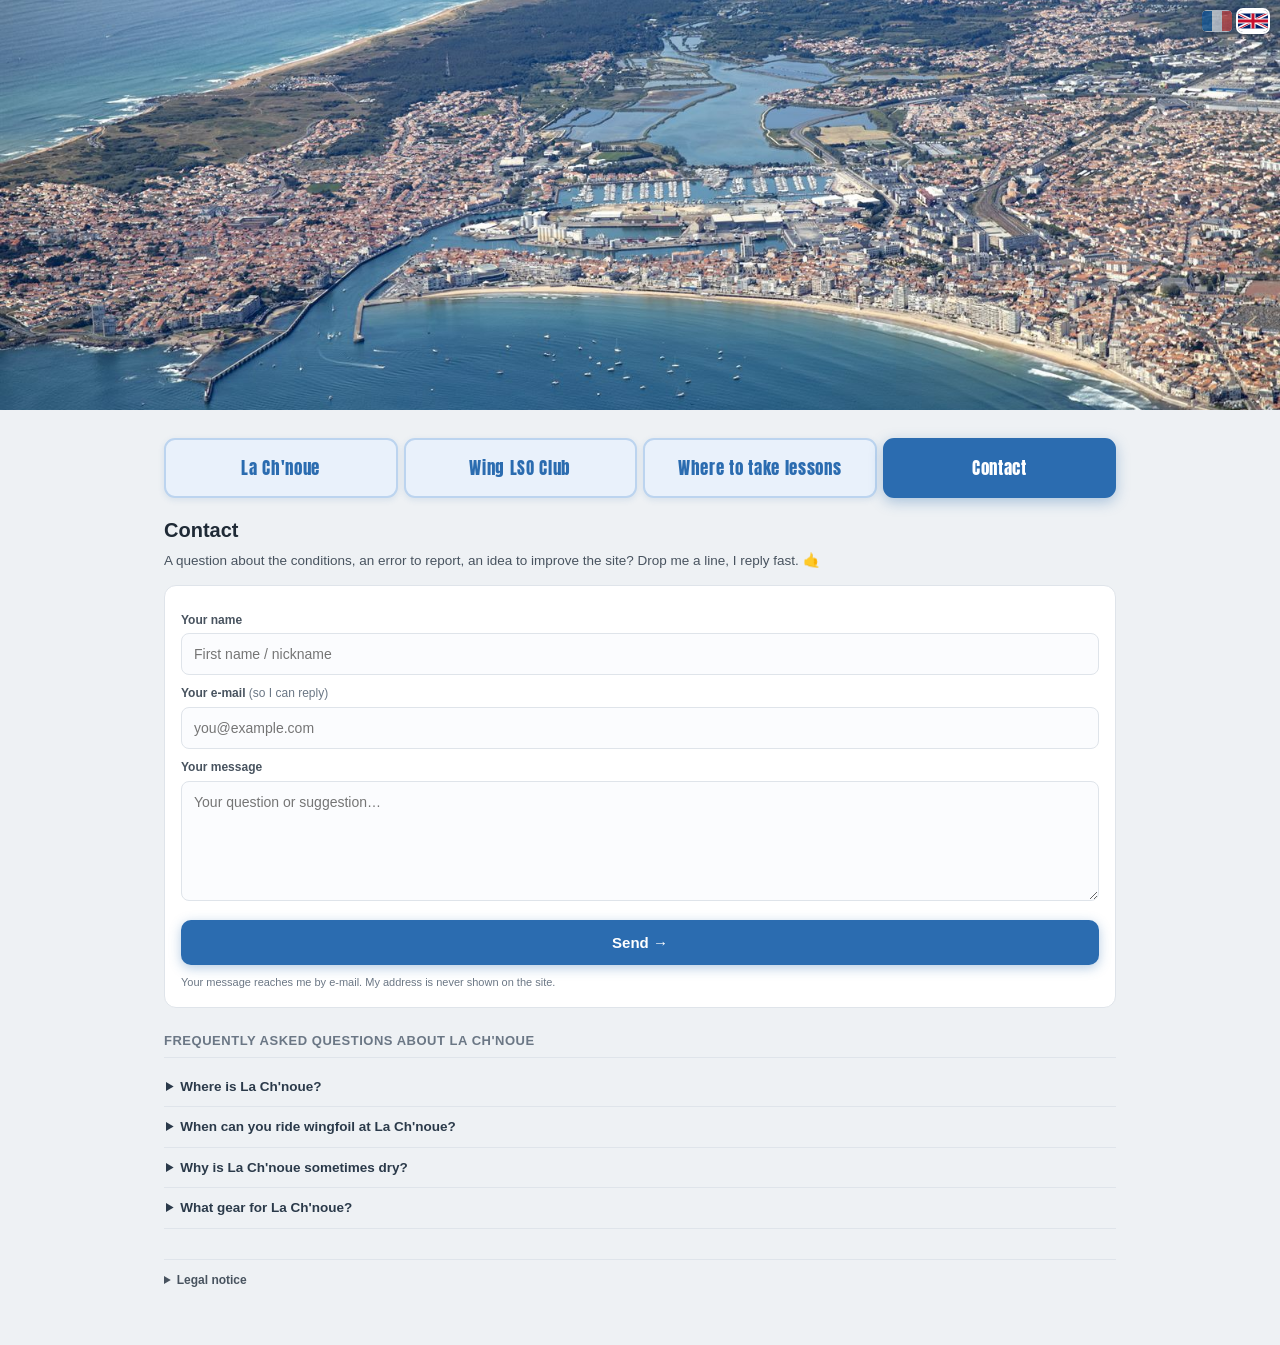
<file: en/contact.html>
<!DOCTYPE html>
<html lang="en">
<head>
<meta charset="utf-8">
<meta name="viewport" content="width=device-width, initial-scale=1">
<title>Contact &amp; legal notice — Chnoue Wing (La Ch'noue)</title>
<meta name="description" content="Contact the editor of Chnoue Wing (wingfoil conditions at La Ch'noue) and read the legal notice.">
<meta name="robots" content="noindex, follow">
<meta name="theme-color" content="#13202c">
<link rel="canonical" href="https://lachnoue.fr/en/contact.html">
<link rel="alternate" hreflang="fr" href="https://lachnoue.fr/contact.html">
<link rel="alternate" hreflang="en" href="https://lachnoue.fr/en/contact.html">
<link rel="alternate" hreflang="x-default" href="https://lachnoue.fr/contact.html">
<link rel="icon" type="image/png" href="/Gemini_Generated_Image_fo5ekyfo5ekyfo5e.png">
<link rel="apple-touch-icon" href="/Gemini_Generated_Image_fo5ekyfo5ekyfo5e.png">
<link rel="preconnect" href="https://fonts.gstatic.com" crossorigin>
<link href="https://fonts.googleapis.com/css2?family=Anton&display=swap" rel="stylesheet">
<style>
  :root{--bg:#eef1f4;--card:#fff;--ink:#1f2a36;--muted:#6b7785;--line:#dfe4ea;--water:#2b6cb0}
  *{box-sizing:border-box}
  body{margin:0;background:var(--bg);color:var(--ink);font:14px/1.45 -apple-system,BlinkMacSystemFont,"Segoe UI",Roboto,Helvetica,Arial,sans-serif}
  .banner{position:relative;width:100%;height:clamp(200px,32vw,430px);overflow:hidden;line-height:0}
  .banner img{width:100%;height:100%;object-fit:cover;object-position:center 55%;display:block}
  .lang{position:absolute;top:10px;right:12px;z-index:5;display:flex;gap:6px}
  .lang a{display:inline-flex;width:30px;height:22px;border-radius:5px;overflow:hidden;box-shadow:0 1px 5px rgba(0,0,0,.4);opacity:.55;transition:opacity .1s,transform .08s;background:#fff}
  .lang a:hover{opacity:1;transform:translateY(-1px)}
  .lang a.on{opacity:1;outline:2px solid #fff}
  .lang svg{display:block;width:100%;height:100%}
  .wrap{max-width:980px;margin:0 auto;padding:16px 14px 56px}
  .tabs{display:flex;gap:6px;flex-wrap:wrap;padding:12px 0 0}
  .tab{flex:1;min-width:150px;text-align:center;text-decoration:none;font-family:'Anton',sans-serif;letter-spacing:.04em;font-size:17px;font-weight:400;color:var(--water);background:#e9f1fb;border:2px solid #bcd4ef;border-radius:11px;padding:16px 14px;box-shadow:0 2px 6px rgba(43,108,176,.12);transition:transform .08s,box-shadow .1s,background .1s,color .1s}
  .tab:hover{transform:translateY(-2px);box-shadow:0 6px 16px rgba(43,108,176,.22);background:#dbe9f8;color:#1d5a97}
  .tab.active{background:var(--water);color:#fff;border-color:var(--water);box-shadow:0 4px 14px rgba(43,108,176,.35)}
  h1{font-size:20px;margin:18px 0 6px}
  .cintro{font-size:13.5px;color:#48535f;margin:0 0 14px}
  .cform{background:#fff;border:1px solid var(--line);border-radius:12px;padding:16px}
  .cform label{display:block;font-size:12px;font-weight:700;color:#48535f;margin:10px 0 4px}
  .cform input,.cform textarea{width:100%;border:1px solid var(--line);border-radius:8px;padding:10px 12px;font:inherit;color:var(--ink);background:#fbfcfe}
  .cform input:focus,.cform textarea:focus{outline:none;border-color:var(--water);box-shadow:0 0 0 3px rgba(43,108,176,.12)}
  .cform textarea{min-height:120px;resize:vertical}
  .csend{display:block;width:100%;margin-top:14px;background:var(--water);color:#fff;font-weight:800;font-size:15px;padding:14px;border:0;border-radius:10px;cursor:pointer;box-shadow:0 3px 12px rgba(43,108,176,.35)}
  .csend:hover{background:#245c96}
  .cnote{font-size:11px;color:var(--muted);margin-top:10px}
  .cok{display:none;background:#d9f3e3;border:1px solid #9ad9b4;color:#176b3c;border-radius:12px;padding:22px;text-align:center;font-size:15px;font-weight:600}
  h2{font-size:13px;text-transform:uppercase;letter-spacing:.04em;color:var(--muted);margin:24px 0 9px;border-bottom:1px solid var(--line);padding-bottom:6px}
  .faq{margin:6px 0}
  .faq details{border-bottom:1px solid var(--line);padding:2px 0}
  .faq summary{cursor:pointer;font-weight:600;color:#2b3a4a;padding:8px 2px;font-size:13.5px}
  .faq p{margin:2px 2px 10px;color:#48535f;font-size:12.5px}
  .legal{margin-top:30px;font-size:12px;color:var(--muted);border-top:1px solid var(--line);padding-top:12px}
  .legal summary{cursor:pointer;font-weight:700;color:#48535f}
  .legal h4{margin:12px 0 3px;font-size:12.5px;color:#48535f}
  .legal p{margin:3px 0}
</style>
</head>
<body>
<div class="banner"><img src="/banniere.jpg" alt="Aerial view of Les Sables-d'Olonne — La Ch'noue" fetchpriority="high"><div class="lang"><a href="/contact.html" hreflang="fr" title="Français" aria-label="Français"><svg viewBox="0 0 3 2"><rect width="3" height="2" fill="#fff"/><rect width="1" height="2" fill="#0055A4"/><rect x="2" width="1" height="2" fill="#EF4135"/></svg></a><a class="on" href="/en/contact.html" hreflang="en" title="English" aria-label="English"><svg viewBox="0 0 60 30"><clipPath id="ukc"><path d="M30,15 h30 v15 z v15 h-30 z h-30 v-15 z v-15 h30 z"/></clipPath><rect width="60" height="30" fill="#012169"/><path d="M0,0 L60,30 M60,0 L0,30" stroke="#fff" stroke-width="6"/><path d="M0,0 L60,30 M60,0 L0,30" clip-path="url(#ukc)" stroke="#C8102E" stroke-width="4"/><path d="M30,0 v30 M0,15 h60" stroke="#fff" stroke-width="10"/><path d="M30,0 v30 M0,15 h60" stroke="#C8102E" stroke-width="6"/></svg></a></div></div>
<div class="wrap">
  <nav class="tabs" aria-label="Site navigation">
    <a class="tab" href="index.html">La Ch'noue</a>
    <a class="tab" href="association.html">Wing LSO Club</a>
    <a class="tab" href="cours.html">Where to take lessons</a>
    <a class="tab active" href="contact.html" aria-current="page">Contact</a>
  </nav>

  <h1>Contact</h1>
  <p class="cintro">A question about the conditions, an error to report, an idea to improve the site? Drop me a line, I reply fast. 🤙</p>

  <form class="cform" id="cform" action="https://formspree.io/f/mgogleqp" method="POST">
    <input type="hidden" name="_subject" value="New message via lachnoue.fr (EN)">
    <input type="text" name="_gotcha" style="display:none" tabindex="-1" autocomplete="off">
    <label for="c-nom">Your name</label>
    <input id="c-nom" name="name" type="text" placeholder="First name / nickname" required>
    <label for="c-email">Your e-mail <span style="font-weight:400;color:var(--muted)">(so I can reply)</span></label>
    <input id="c-email" name="email" type="email" placeholder="you@example.com" required>
    <label for="c-msg">Your message</label>
    <textarea id="c-msg" name="message" placeholder="Your question or suggestion…" required></textarea>
    <button class="csend" type="submit">Send →</button>
    <div class="cnote">Your message reaches me by e-mail. My address is never shown on the site.</div>
  </form>
  <div class="cok" id="cok">✅ Thanks! Your message has been sent.<br>I'll get back to you as soon as possible.</div>

  <h2>Frequently asked questions about La Ch'noue</h2>
  <div class="faq">
    <details><summary>Where is La Ch'noue?</summary><p>La Ch'noue is a channel of the salt marsh in Les Sables-d'Olonne (Vendée, France): a flat-water spot ideal for wingfoil, windfoil and learning. Access is on the route de l'Aubraie / Salines watersports base side.</p></details>
    <details><summary>When can you ride wingfoil at La Ch'noue?</summary><p>When the marsh is full (Rocade lock on INTAKE or water held) <b>and</b> there is wind: from ~10-12 knots on a big wing, ~15 knots on a small wing.</p></details>
    <details><summary>Why is La Ch'noue sometimes dry?</summary><p>The level depends on the Rocade lock: it fills the marsh (INTAKE) and holds it for several days, or empties it (DRAIN / low-tide closure). Drained marsh = not enough water to foil until the next intake.</p></details>
    <details><summary>What gear for La Ch'noue?</summary><p>A foil mast of about 80 cm clears the bottom when the marsh is full. The most favourable wind directions are West, North-West and North (flat water).</p></details>
  </div>

  <details class="legal">
    <summary>Legal notice</summary>
    <h4>Publisher</h4><p>Personal, non-commercial website published by a private individual for information about riding conditions at La Ch'noue. In accordance with article 6-III-2 of the French LCEN act, the publisher's identity is held available to the competent authority by the host.</p>
    <h4>Host</h4><p>Website hosted by GitHub Pages — GitHub, Inc., 88 Colin P. Kelly Jr. Street, San Francisco, CA 94107, USA.</p>
    <h4>Data sources</h4><p>Wind and weather: <b>Open-Meteo</b> (open-meteo.com), data under <b>CC BY 4.0</b> — GFS, ICON and AROME/ARPEGE (Météo-France) models; "Weather data by Open-Meteo.com". Tides and coefficients: <b>© SHOM</b> (French Hydrographic and Oceanographic Service). Rocade lock operations: ASMG / Les Sables-d'Olonne Agglomeration calendar.</p>
    <h4>External links</h4><p>Links to Météo-France (including the official weather warnings), Windguru, maree.info, Skaping, Viewsurf, Vertime Wingfoil, Initia'Wing and Wingfoil Sablais are provided as simple references; they imply no partnership or affiliation, and those sites remain responsible for their own content.</p>
    <h4>Personal data &amp; cookies (GDPR)</h4><p>The site is purely informational and creates no account. If you use the <b>contact form</b>, the information entered (name, e-mail, message) is transmitted via the provider <b>Formspree</b> to the publisher for the sole purpose of replying; it is neither sold nor used for marketing, and you may request its deletion (via the same form). Traffic is measured anonymously with <b>GoatCounter</b>, a <b>cookieless</b> analytics tool that records no personal data or individual identifier (no ads, no cross-site tracking). Only the embedded Google Map on the home page may set its own cookies when displayed (Google's privacy policy applies).</p>
    <h4>Liability</h4><p>The information (water level, wind, weather, windows, star rating) is provided for information only, without any guarantee of accuracy or timeliness, and cannot engage the publisher's liability. Forecasts come from numerical models; the water level at La Ch'noue is an estimate that depends on how the lock actually operates. Riding is practised under each rider's full responsibility, and everyone must check the real conditions on site.</p>
    <h4>Intellectual property</h4><p>The brands, logos and data cited belong to their respective owners. Header photograph: aerial view of Les Sables-d'Olonne, licensed image (stock library).</p>
  </details>
</div>
<script>
(function(){var f=document.getElementById('cform');if(!f)return;f.addEventListener('submit',function(e){e.preventDefault();var b=f.querySelector('.csend');b.textContent='Sending…';b.disabled=true;fetch(f.action,{method:'POST',body:new FormData(f),headers:{'Accept':'application/json'}}).then(function(r){if(r.ok){f.style.display='none';document.getElementById('cok').style.display='block';document.getElementById('cok').scrollIntoView({behavior:'smooth',block:'center'});}else{b.textContent='Send →';b.disabled=false;alert("Oops, sending failed. Please try again, or come back later.");}}).catch(function(){b.textContent='Send →';b.disabled=false;alert("Oops, sending failed. Please check your connection.");});});})();
</script>
<script data-goatcounter="https://lachnoue.goatcounter.com/count" async src="//gc.zgo.at/count.js"></script>
</body>
</html>
</file>
